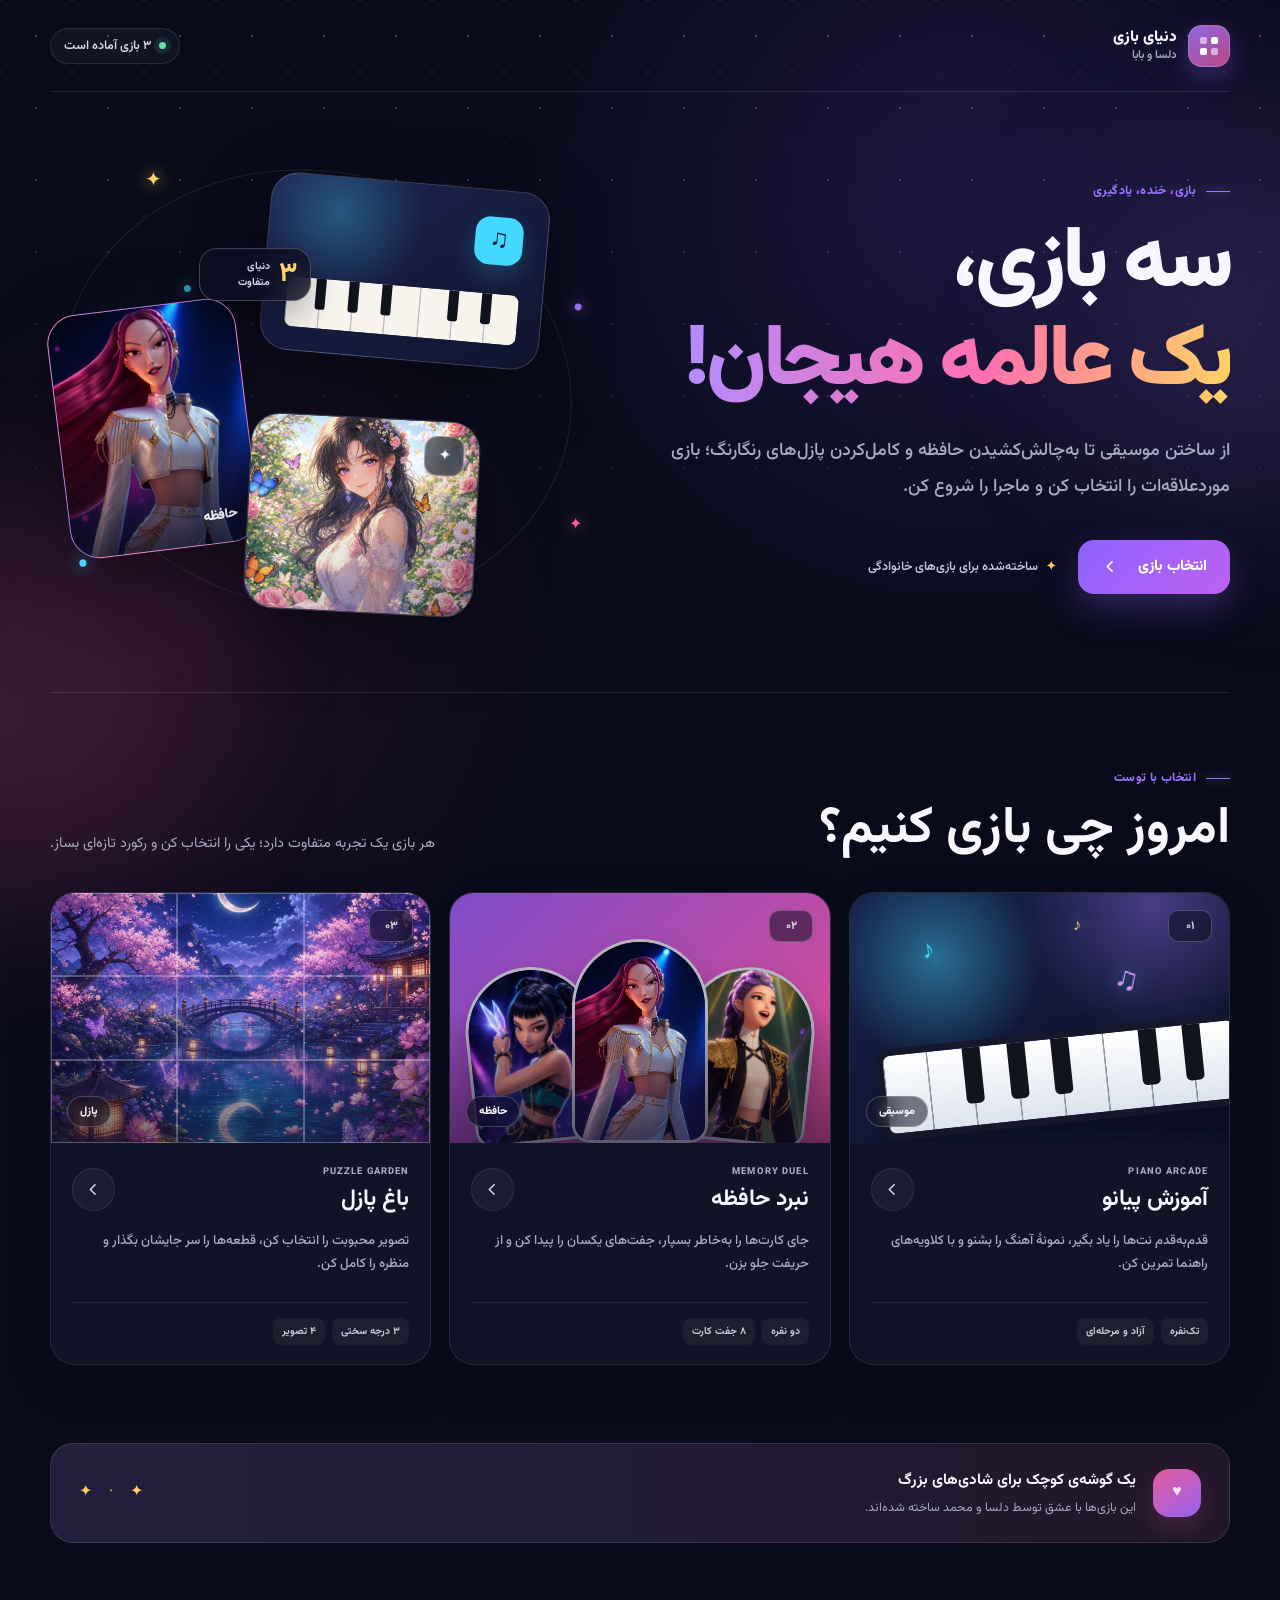
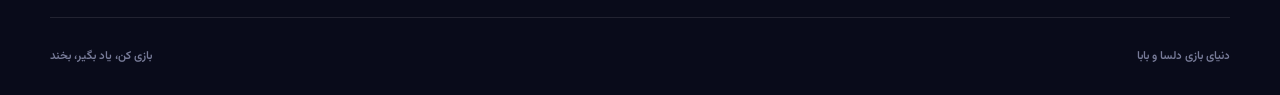
<file: index.html>
<!doctype html>
<html lang="fa" dir="rtl">
  <head>
    <meta charset="UTF-8" />
    <meta name="viewport" content="width=device-width, initial-scale=1.0, viewport-fit=cover" />
    <meta
      name="description"
      content="دنیای بازی دلسا و بابا؛ مجموعه‌ای از بازی‌های پیانو، حافظه و پازل برای لحظه‌های شاد خانوادگی."
    />
    <meta name="theme-color" content="#090b1a" />
    <meta name="mobile-web-app-capable" content="yes" />
    <meta name="apple-mobile-web-app-capable" content="yes" />
    <meta name="apple-mobile-web-app-status-bar-style" content="black-translucent" />
    <meta name="apple-mobile-web-app-title" content="دنیای بازی" />
    <title>دنیای بازی دلسا و بابا</title>
    <link rel="manifest" href="manifest.webmanifest" />
    <link rel="icon" type="image/png" sizes="192x192" href="icons/icon-192.png" />
    <link rel="apple-touch-icon" href="icons/apple-touch-icon.png" />
    <link rel="stylesheet" href="fonts.css" />
    <link rel="stylesheet" href="styles.css" />
    <script src="pwa.js" defer></script>
  </head>

  <body>
    <div class="page-glow glow-one" aria-hidden="true"></div>
    <div class="page-glow glow-two" aria-hidden="true"></div>

    <header class="site-header">
      <a class="brand" href="index.html" aria-label="صفحه اصلی دنیای بازی">
        <span class="brand-mark" aria-hidden="true">
          <span></span>
          <span></span>
          <span></span>
          <span></span>
        </span>
        <span class="brand-copy">
          <strong>دنیای بازی</strong>
          <small>دلسا و بابا</small>
        </span>
      </a>

      <div class="header-note">
        <span class="status-dot" aria-hidden="true"></span>
        <span>۳ بازی آماده است</span>
      </div>
    </header>

    <main>
      <section class="hero" aria-labelledby="hero-title">
        <div class="hero-copy">
          <p class="eyebrow"><span>بازی، خنده، یادگیری</span></p>
          <h1 id="hero-title">
            سه بازی،
            <span>یک عالمه هیجان!</span>
          </h1>
          <p class="hero-description">
            از ساختن موسیقی تا به‌چالش‌کشیدن حافظه و کامل‌کردن پازل‌های رنگارنگ؛ بازی موردعلاقه‌ات را
            انتخاب کن و ماجرا را شروع کن.
          </p>

          <div class="hero-actions">
            <a class="primary-link" href="#games">
              <span>انتخاب بازی</span>
              <svg viewBox="0 0 24 24" aria-hidden="true">
                <path d="m14 6-6 6 6 6" />
              </svg>
            </a>
            <span class="family-note">
              <span aria-hidden="true">✦</span>
              ساخته‌شده برای بازی‌های خانوادگی
            </span>
          </div>
        </div>

        <div class="hero-visual" aria-hidden="true">
          <div class="orbit orbit-large"></div>
          <div class="orbit orbit-small"></div>
          <div class="visual-card visual-piano">
            <span class="visual-icon">♫</span>
            <div class="mini-keys">
              <i></i><i></i><i></i><i></i><i></i><i></i><i></i>
            </div>
          </div>
          <div class="visual-card visual-memory">
            <img src="game2/assets/mira.png" alt="" />
            <span>حافظه</span>
          </div>
          <div class="visual-card visual-puzzle">
            <img src="game3/assets/anime-butterfly-garden.png" alt="" />
            <span class="puzzle-piece">✦</span>
          </div>
          <div class="hero-badge">
            <strong>۳</strong>
            <span>دنیای<br />متفاوت</span>
          </div>
          <span class="spark spark-one">✦</span>
          <span class="spark spark-two">✦</span>
          <span class="spark spark-three">•</span>
        </div>
      </section>

      <section class="games-section" id="games" aria-labelledby="games-title">
        <div class="section-heading">
          <div>
            <p class="eyebrow"><span>انتخاب با توست</span></p>
            <h2 id="games-title">امروز چی بازی کنیم؟</h2>
          </div>
          <p>هر بازی یک تجربه متفاوت دارد؛ یکی را انتخاب کن و رکورد تازه‌ای بساز.</p>
        </div>

        <div class="games-grid">
          <a class="game-card piano-card" href="game1/index.html">
            <div class="card-art piano-art">
              <span class="card-number">۰۱</span>
              <div class="music-lines" aria-hidden="true">
                <i>♪</i>
                <i>♫</i>
                <i>♪</i>
              </div>
              <div class="piano-board" aria-hidden="true">
                <span></span><span></span><span></span><span></span><span></span><span></span
                ><span></span><span></span>
              </div>
              <span class="card-chip">موسیقی</span>
            </div>
            <div class="card-content">
              <div class="card-title-row">
                <div>
                  <p>PIANO ARCADE</p>
                  <h3>آموزش پیانو</h3>
                </div>
                <span class="round-arrow" aria-hidden="true">
                  <svg viewBox="0 0 24 24">
                    <path d="m14 6-6 6 6 6" />
                  </svg>
                </span>
              </div>
              <p class="card-description">
                قدم‌به‌قدم نت‌ها را یاد بگیر، نمونهٔ آهنگ را بشنو و با کلاویه‌های راهنما تمرین کن.
              </p>
              <div class="card-meta">
                <span>تک‌نفره</span>
                <span>آزاد و مرحله‌ای</span>
              </div>
            </div>
          </a>

          <a class="game-card memory-card" href="game2/index.html">
            <div class="card-art memory-art">
              <span class="card-number">۰۲</span>
              <div class="character-stack" aria-hidden="true">
                <div><img src="game2/assets/zumi.png" alt="" /></div>
                <div><img src="game2/assets/mira.png" alt="" /></div>
                <div><img src="game2/assets/rumi.png" alt="" /></div>
              </div>
              <span class="card-chip">حافظه</span>
            </div>
            <div class="card-content">
              <div class="card-title-row">
                <div>
                  <p>MEMORY DUEL</p>
                  <h3>نبرد حافظه</h3>
                </div>
                <span class="round-arrow" aria-hidden="true">
                  <svg viewBox="0 0 24 24">
                    <path d="m14 6-6 6 6 6" />
                  </svg>
                </span>
              </div>
              <p class="card-description">
                جای کارت‌ها را به‌خاطر بسپار، جفت‌های یکسان را پیدا کن و از حریفت جلو بزن.
              </p>
              <div class="card-meta">
                <span>دو نفره</span>
                <span>۸ جفت کارت</span>
              </div>
            </div>
          </a>

          <a class="game-card puzzle-card" href="game3/index.html">
            <div class="card-art puzzle-art">
              <span class="card-number">۰۳</span>
              <img src="game3/assets/moonlit-blossoms.png" alt="" />
              <div class="puzzle-grid" aria-hidden="true">
                <i></i><i></i><i></i><i></i><i></i><i></i><i></i><i></i><i></i>
              </div>
              <span class="card-chip">پازل</span>
            </div>
            <div class="card-content">
              <div class="card-title-row">
                <div>
                  <p>PUZZLE GARDEN</p>
                  <h3>باغ پازل</h3>
                </div>
                <span class="round-arrow" aria-hidden="true">
                  <svg viewBox="0 0 24 24">
                    <path d="m14 6-6 6 6 6" />
                  </svg>
                </span>
              </div>
              <p class="card-description">
                تصویر محبوبت را انتخاب کن، قطعه‌ها را سر جایشان بگذار و منظره را کامل کن.
              </p>
              <div class="card-meta">
                <span>۳ درجه سختی</span>
                <span>۴ تصویر</span>
              </div>
            </div>
          </a>
        </div>
      </section>

      <section class="family-banner" aria-label="درباره مجموعه">
        <div class="banner-icon" aria-hidden="true">♥</div>
        <div>
          <strong>یک گوشه‌ی کوچک برای شادی‌های بزرگ</strong>
          <p>این بازی‌ها با عشق توسط دلسا و محمد ساخته شده‌اند.</p>
        </div>
        <div class="banner-stars" aria-hidden="true">✦ · ✦</div>
      </section>
    </main>

    <footer class="site-footer">
      <span>دنیای بازی دلسا و بابا</span>
      <span>بازی کن، یاد بگیر، بخند</span>
    </footer>
  </body>
</html>
</file>
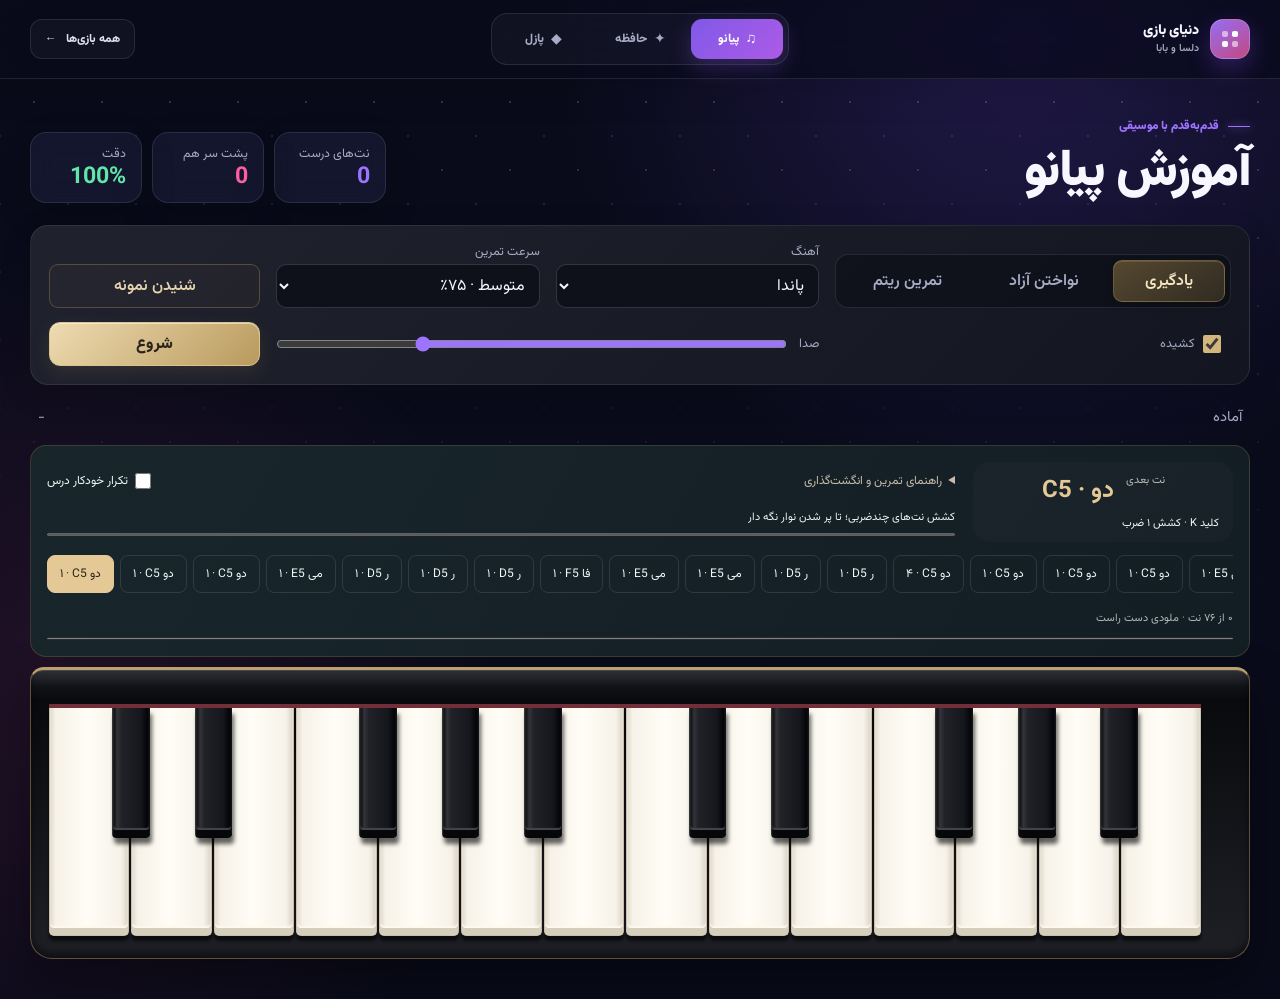
<file: game1/index.html>
<!doctype html>
<html lang="fa" dir="rtl">
  <head>
    <meta charset="UTF-8" />
    <meta name="viewport" content="width=device-width, initial-scale=1.0, viewport-fit=cover" />
    <meta name="theme-color" content="#090b1a" />
    <meta name="mobile-web-app-capable" content="yes" />
    <meta name="apple-mobile-web-app-capable" content="yes" />
    <meta name="apple-mobile-web-app-status-bar-style" content="black-translucent" />
    <meta name="apple-mobile-web-app-title" content="دنیای بازی" />
    <title>آموزش پیانو</title>
    <link rel="manifest" href="../manifest.webmanifest" />
    <link rel="icon" type="image/png" sizes="192x192" href="../icons/icon-192.png" />
    <link rel="apple-touch-icon" href="../icons/apple-touch-icon.png" />
    <link rel="stylesheet" href="../fonts.css" />
    <link rel="stylesheet" href="styles.css" />
    <link rel="stylesheet" href="../game-shell.css" />
    <link rel="stylesheet" href="piano-finish.css" />
    <script src="../pwa.js" defer></script>
  </head>
  <body class="game-page game-piano learning-mode">
    <nav class="game-nav" aria-label="ناوبری بازی‌ها">
      <div class="game-nav-inner">
        <a class="game-brand" href="../index.html" aria-label="دنیای بازی دلسا و بابا">
          <span class="game-brand-mark" aria-hidden="true"><i></i><i></i><i></i><i></i></span>
          <span><strong>دنیای بازی</strong><small>دلسا و بابا</small></span>
        </a>
        <div class="game-switcher">
          <a class="game-switch is-active" href="../game1/index.html" aria-current="page">
            <span aria-hidden="true">♫</span><b>پیانو</b>
          </a>
          <a class="game-switch" href="../game2/index.html">
            <span aria-hidden="true">✦</span><b>حافظه</b>
          </a>
          <a class="game-switch" href="../game3/index.html">
            <span aria-hidden="true">◆</span><b>پازل</b>
          </a>
        </div>
        <a class="all-games-link" href="../index.html#games">
          <span>همه بازی‌ها</span>
          <span aria-hidden="true">←</span>
        </a>
      </div>
    </nav>
    <main class="app-shell">
      <header class="topbar">
        <div class="title-block">
          <span class="kicker">قدم‌به‌قدم با موسیقی</span>
          <h1>آموزش پیانو</h1>
        </div>

        <div class="metrics" aria-label="امتیاز بازی">
          <div class="metric">
            <span>نت‌های درست</span>
            <strong id="score">0</strong>
          </div>
          <div class="metric">
            <span>پشت سر هم</span>
            <strong id="combo">0</strong>
          </div>
          <div class="metric">
            <span>دقت</span>
            <strong id="accuracy">100%</strong>
          </div>
        </div>
      </header>

      <section class="control-strip" aria-label="کنترل‌های بازی">
        <div class="segmented" role="group" aria-label="حالت اجرا">
          <button class="segment is-active" type="button" data-mode="learn">یادگیری</button>
          <button class="segment" type="button" data-mode="free">نواختن آزاد</button>
          <button class="segment" type="button" data-mode="game">تمرین ریتم</button>
        </div>

        <label class="field">
          <span>آهنگ</span>
          <select id="songSelect">
            <option value="panda">پاندا</option>
            <option value="scale">تمرین نت‌ها</option>
            <option value="twinkle">ستاره کوچک</option>
            <option value="ode">تم شادی</option>
          </select>
        </label>

        <label class="field">
          <span>سرعت تمرین</span>
          <select id="tempo"><option value="0.5">آرام · ۵۰٪</option><option value="0.75" selected>متوسط · ۷۵٪</option><option value="1">سرعت اصلی</option></select>
        </label>
        <button class="segment" id="listen" type="button">شنیدن نمونه</button>
        <label class="field slider-field">
          <span>صدا</span>
          <input id="volume" type="range" min="0" max="100" value="72" />
        </label>

        <label class="toggle">
          <input id="sustain" type="checkbox" checked />
          <span>کشیده</span>
        </label>

        <button class="primary-action" id="startGame" type="button">شروع</button>
      </section>

      <section class="lesson-panel" id="lessonPanel" aria-label="درس پیانو">
        <details class="lesson-intro"><summary>راهنمای تمرین و انگشت‌گذاری</summary>
          <p>شروع را بزن و کلاویهٔ روشن را بنواز. نت‌های تک‌ضربی و کوتاه‌تر با یک بار زدن پذیرفته می‌شوند. برای نت‌های چندضربی، کلاویه را تا پر شدن نوار نگه دار؛ درس خودکار به نت بعد می‌رود.</p>
          <p>انگشت‌ها: شست ۱، اشاره ۲، میانی ۳، حلقه ۴، کوچک ۵. مچ را راحت نگه دار. تمرین گام را با شست روی دو آغاز کن؛ بعد از می، شست را روی فا بگذار.</p></details>
        <div class="lesson-focus" aria-live="polite"><span>نت بعدی</span><strong id="nextNote">—</strong><span id="noteHint">برای آغاز، شروع را بزن</span></div>
        <label class="lesson-repeat"><input type="checkbox" id="repeatLesson" /> تکرار خودکار درس</label>
        <label class="hold-guide">کشش نت‌های چندضربی؛ تا پر شدن نوار نگه دار
          <progress id="holdProgress" max="1" value="0" aria-label="مدت نگه‌داشتن نت"></progress>
        </label>
        <progress id="lessonProgress" max="1" value="0" aria-label="پیشرفت درس"></progress>
        <p id="lessonSummary"></p>
        <div id="noteSequence" class="note-sequence" aria-label="نت‌های آهنگ"></div>
      </section>
      <section class="play-area" aria-label="صفحه بازی">
        <div class="stage-shell">
          <canvas id="noteCanvas" width="1320" height="560" aria-label="نت‌های بازی"></canvas>
          <div class="hit-line" aria-hidden="true"></div>
        </div>

        <div class="status-row" aria-live="polite">
          <span id="statusText">آماده</span>
          <span id="lastHit">-</span>
        </div>

        <div class="piano-wrap">
          <div class="keyboard" id="keyboard" aria-label="کلاویه‌های پیانو"></div>
        </div>
      </section>
    </main>

    <script src="app.js"></script>
  </body>
</html>
</file>
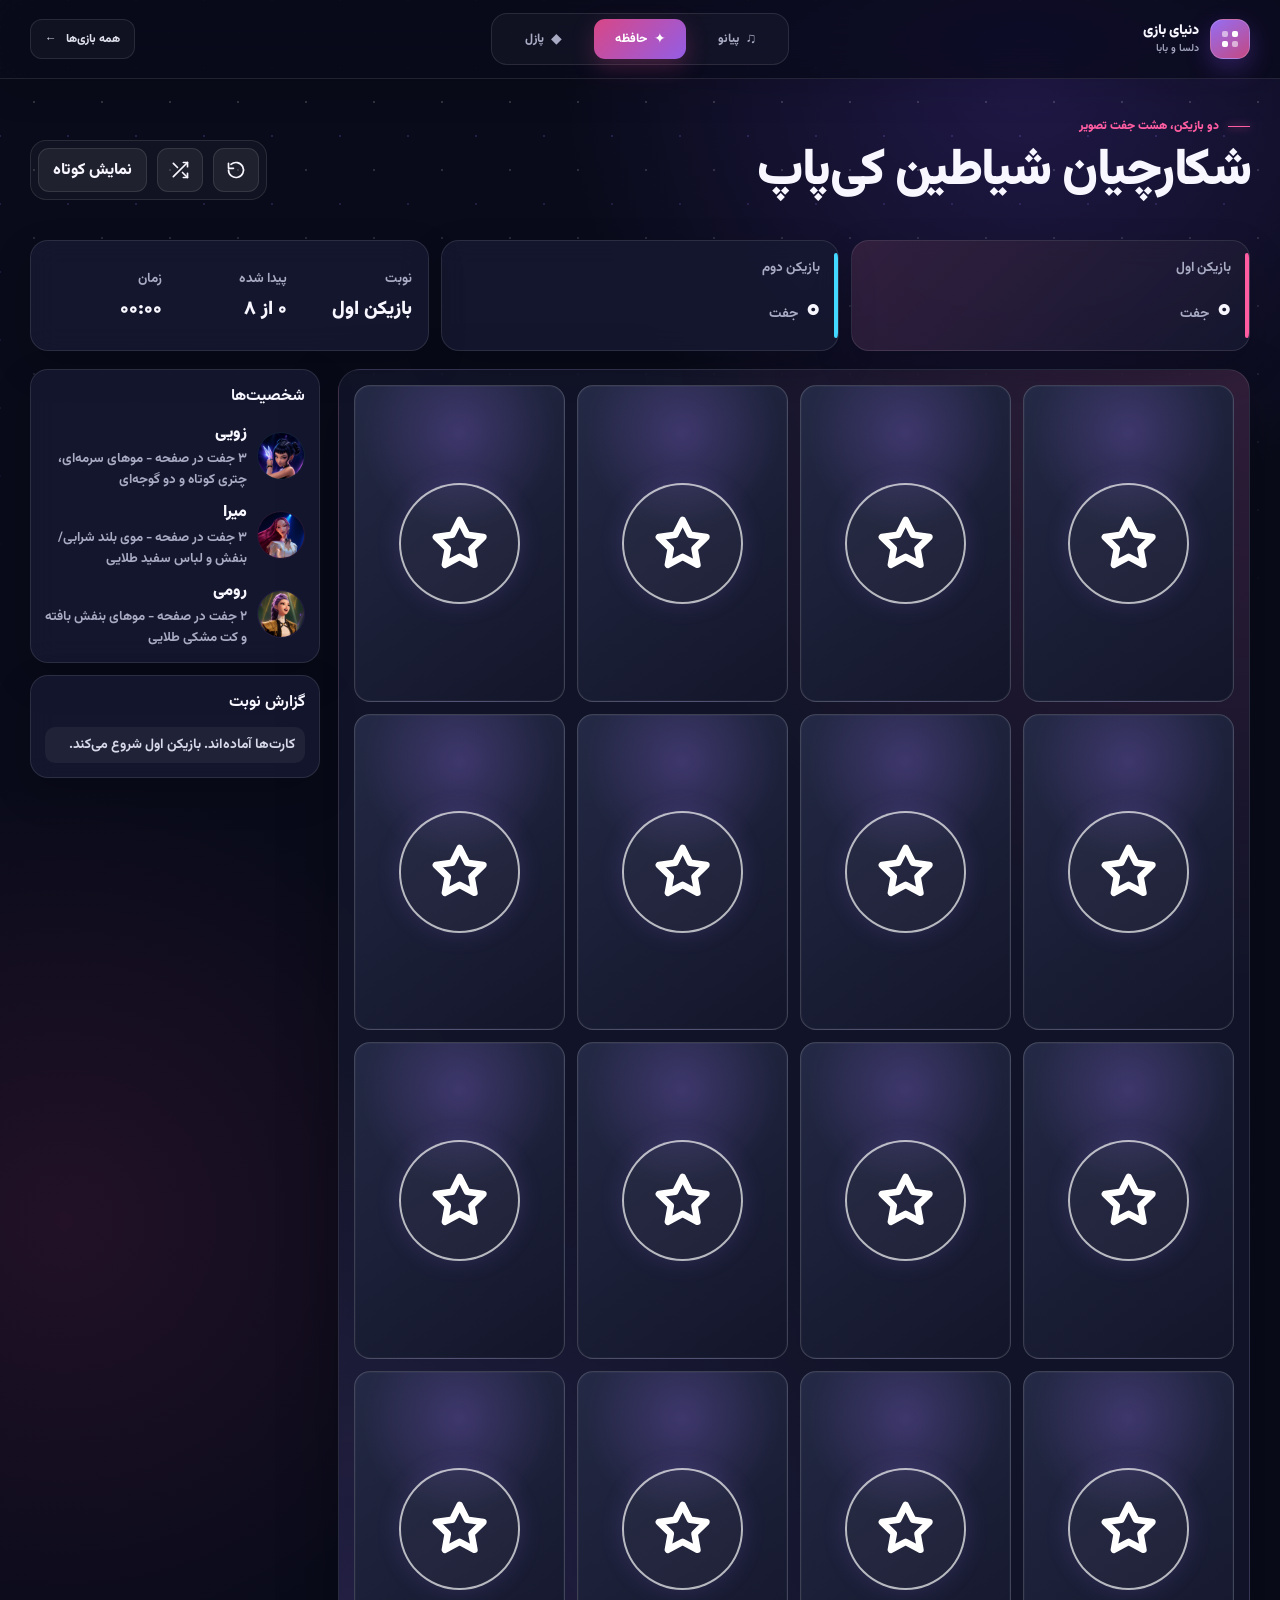
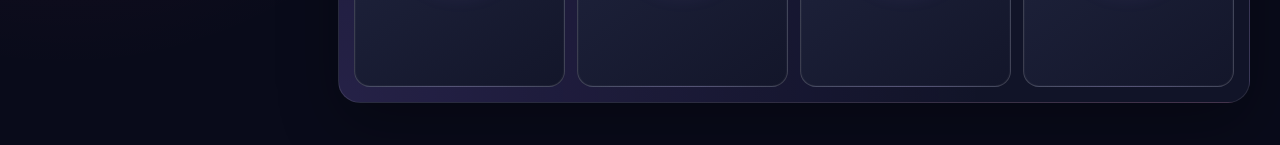
<file: game2/index.html>
<!doctype html>
<html lang="fa" dir="rtl">

<head>
  <meta charset="UTF-8" />
  <meta name="viewport" content="width=device-width, initial-scale=1.0, viewport-fit=cover" />
  <meta name="theme-color" content="#090b1a" />
  <meta name="mobile-web-app-capable" content="yes" />
  <meta name="apple-mobile-web-app-capable" content="yes" />
  <meta name="apple-mobile-web-app-status-bar-style" content="black-translucent" />
  <meta name="apple-mobile-web-app-title" content="دنیای بازی" />
  <title>بازی حافظه شکارچیان شیاطین کی‌پاپ</title>
  <link rel="manifest" href="../manifest.webmanifest" />
  <link rel="icon" type="image/png" sizes="192x192" href="../icons/icon-192.png" />
  <link rel="apple-touch-icon" href="../icons/apple-touch-icon.png" />
  <link rel="stylesheet" href="../fonts.css" />
  <style>
    :root {
      --ink: #18202a;
      --muted: #667085;
      --paper: #fffaf1;
      --panel: #ffffff;
      --line: #d9dee7;
      --rose: #ef476f;
      --violet: #6f4cc3;
      --aqua: #00a6a6;
      --gold: #f6c85f;
      --green: #2aa876;
      --shadow: 0 18px 45px rgba(24, 32, 42, 0.16);
    }

    * {
      box-sizing: border-box;
    }

    body {
      margin: 0;
      min-height: 100vh;
      color: var(--ink);
      font-family:
        Vazirmatn,
        "Segoe UI",
        Tahoma,
        Arial,
        sans-serif;
      background:
        linear-gradient(135deg, rgba(246, 200, 95, 0.22), transparent 36%),
        linear-gradient(315deg, rgba(0, 166, 166, 0.18), transparent 34%),
        var(--paper);
    }

    button {
      font: inherit;
    }

    .app {
      width: min(1180px, calc(100% - 32px));
      min-height: 100vh;
      margin: 0 auto;
      padding: 24px 0 34px;
      display: grid;
      grid-template-rows: auto auto 1fr;
      gap: 18px;
    }

    .topbar {
      display: grid;
      grid-template-columns: 1fr auto;
      gap: 16px;
      align-items: end;
    }

    .title-block {
      min-width: 0;
    }

    .eyebrow {
      margin: 0 0 8px;
      color: var(--violet);
      font-size: clamp(0.82rem, 1.7vw, 0.95rem);
      font-weight: 800;
    }

    h1 {
      margin: 0;
      font-size: clamp(1.6rem, 4vw, 3.2rem);
      line-height: 1.1;
      letter-spacing: 0;
    }

    .toolbar {
      display: flex;
      gap: 10px;
      align-items: center;
      justify-content: flex-end;
      flex-wrap: wrap;
    }

    .icon-button,
    .home-button,
    .mode-button {
      min-height: 44px;
      border: 1px solid var(--line);
      border-radius: 8px;
      background: var(--panel);
      color: var(--ink);
      box-shadow: 0 8px 20px rgba(24, 32, 42, 0.08);
      cursor: pointer;
      transition:
        transform 160ms ease,
        border-color 160ms ease,
        box-shadow 160ms ease;
    }

    .icon-button {
      width: 46px;
      display: inline-grid;
      place-items: center;
    }

    .home-button {
      display: inline-flex;
      align-items: center;
      gap: 7px;
      padding: 0 13px;
      color: var(--violet);
      font-size: 0.82rem;
      font-weight: 900;
      text-decoration: none;
    }

    .mode-button {
      padding: 0 14px;
      font-weight: 800;
    }

    .icon-button:hover,
    .home-button:hover,
    .mode-button:hover {
      transform: translateY(-1px);
      border-color: #aeb7c6;
      box-shadow: 0 12px 26px rgba(24, 32, 42, 0.12);
    }

    .icon-button svg {
      width: 20px;
      height: 20px;
      stroke: currentColor;
      stroke-width: 2;
      fill: none;
      stroke-linecap: round;
      stroke-linejoin: round;
    }

    .score-strip {
      display: grid;
      grid-template-columns: repeat(3, minmax(0, 1fr));
      gap: 12px;
    }

    .score-card,
    .status-card {
      background: rgba(255, 255, 255, 0.82);
      border: 1px solid var(--line);
      border-radius: 8px;
      box-shadow: 0 12px 32px rgba(24, 32, 42, 0.08);
      min-width: 0;
    }

    .score-card {
      padding: 14px 16px;
      position: relative;
      overflow: hidden;
    }

    .score-card::before {
      content: "";
      position: absolute;
      inset-block: 0;
      inset-inline-start: 0;
      width: 6px;
      background: var(--player-color);
    }

    .score-card.is-active {
      border-color: var(--player-color);
      box-shadow: 0 14px 34px color-mix(in srgb, var(--player-color) 22%, transparent);
    }

    .score-label,
    .meta-label {
      display: block;
      color: var(--muted);
      font-size: 0.84rem;
      font-weight: 700;
    }

    .score-value {
      display: flex;
      align-items: baseline;
      gap: 8px;
      margin-top: 6px;
      font-weight: 900;
      font-size: clamp(1.35rem, 3vw, 2rem);
    }

    .score-value span:last-child {
      color: var(--muted);
      font-size: 0.86rem;
      font-weight: 700;
    }

    .status-card {
      padding: 14px 16px;
      display: grid;
      grid-template-columns: repeat(3, minmax(0, 1fr));
      gap: 10px;
      align-items: center;
    }

    .meta-value {
      display: block;
      margin-top: 5px;
      font-weight: 900;
      font-size: clamp(1rem, 2vw, 1.2rem);
      white-space: nowrap;
    }

    .game-shell {
      display: grid;
      grid-template-columns: minmax(0, 1fr) 290px;
      gap: 18px;
      align-items: start;
    }

    .board-wrap {
      padding: 14px;
      background:
        linear-gradient(135deg, rgba(239, 71, 111, 0.12), transparent 32%),
        linear-gradient(315deg, rgba(111, 76, 195, 0.12), transparent 28%),
        rgba(255, 255, 255, 0.74);
      border: 1px solid var(--line);
      border-radius: 8px;
      box-shadow: var(--shadow);
    }

    .board {
      width: min(920px, 100%);
      margin: 0 auto;
      display: grid;
      grid-template-columns: repeat(4, minmax(0, 1fr));
      gap: 12px;
    }

    .card {
      position: relative;
      display: block;
      width: 100%;
      aspect-ratio: 2 / 3;
      padding: 0;
      border: 0;
      border-radius: 8px;
      background: transparent;
      perspective: 900px;
      cursor: pointer;
    }

    .card:disabled {
      cursor: default;
    }

    .card:focus-visible {
      outline: 3px solid var(--gold);
      outline-offset: 4px;
    }

    .card-inner {
      position: absolute;
      inset: 0;
      border-radius: 8px;
      transform-style: preserve-3d;
      transition: transform 320ms ease;
    }

    .card.is-flipped .card-inner,
    .card.is-matched .card-inner {
      transform: rotateY(180deg);
    }

    .card-face {
      position: absolute;
      inset: 0;
      display: grid;
      place-items: center;
      overflow: hidden;
      border-radius: 8px;
      backface-visibility: hidden;
      border: 1px solid rgba(24, 32, 42, 0.18);
    }

    .card-back {
      background:
        linear-gradient(135deg, rgba(24, 32, 42, 0.88), rgba(24, 32, 42, 0.68)),
        repeating-linear-gradient(45deg, rgba(255, 255, 255, 0.08) 0 8px, transparent 8px 16px);
      color: #fff;
    }

    .card-mark {
      width: 58%;
      aspect-ratio: 1;
      display: grid;
      place-items: center;
      border: 2px solid rgba(255, 255, 255, 0.8);
      border-radius: 50%;
    }

    .card-mark svg {
      width: 54%;
      height: 54%;
      stroke: #fff;
      stroke-width: 2.5;
      fill: none;
      stroke-linecap: round;
      stroke-linejoin: round;
    }

    .card-front {
      transform: rotateY(180deg);
      background: #111722;
    }

    .card-front svg {
      display: block;
      width: 100%;
      height: 100%;
    }

    .card-photo {
      display: block;
      width: 100%;
      height: 100%;
      object-fit: cover;
    }

    .card-title {
      position: absolute;
      inset-inline: 10px;
      inset-block-end: 10px;
      min-height: 34px;
      display: grid;
      place-items: center;
      padding: 5px 10px;
      border-radius: 8px;
      background: rgba(17, 23, 34, 0.78);
      color: #fff;
      font-size: 0.86rem;
      font-weight: 900;
      line-height: 1.35;
      text-align: center;
      backdrop-filter: blur(8px);
    }

    .card.is-matched .card-front {
      border-color: var(--green);
      box-shadow: inset 0 0 0 4px rgba(42, 168, 118, 0.28);
    }

    .side-panel {
      display: grid;
      gap: 12px;
    }

    .panel {
      padding: 14px;
      border: 1px solid var(--line);
      border-radius: 8px;
      background: rgba(255, 255, 255, 0.86);
      box-shadow: 0 12px 30px rgba(24, 32, 42, 0.08);
    }

    .panel h2 {
      margin: 0 0 12px;
      font-size: 1rem;
    }

    .characters {
      display: grid;
      gap: 10px;
    }

    .character-row {
      min-width: 0;
      display: grid;
      grid-template-columns: 48px minmax(0, 1fr);
      gap: 10px;
      align-items: center;
    }

    .mini {
      width: 48px;
      height: 48px;
      border-radius: 50%;
      display: grid;
      place-items: center;
      border: 1px solid rgba(24, 32, 42, 0.12);
      background: var(--mini-bg);
      overflow: hidden;
    }

    .mini svg,
    .mini img {
      width: 100%;
      height: 100%;
    }

    .mini img {
      object-fit: cover;
    }

    .character-name {
      display: block;
      font-weight: 900;
    }

    .character-count {
      display: block;
      margin-top: 2px;
      color: var(--muted);
      font-size: 0.83rem;
      font-weight: 700;
    }

    .log {
      display: grid;
      gap: 8px;
    }

    .log-line {
      min-height: 34px;
      padding: 8px 10px;
      border-radius: 7px;
      background: rgba(24, 32, 42, 0.06);
      color: #344054;
      font-size: 0.86rem;
      font-weight: 700;
      line-height: 1.45;
    }

    .winner {
      display: none;
      position: fixed;
      inset: 0;
      z-index: 20;
      place-items: center;
      padding: 22px;
      background: rgba(24, 32, 42, 0.46);
    }

    .winner.is-open {
      display: grid;
    }

    .winner-box {
      width: min(430px, 100%);
      padding: 22px;
      border-radius: 8px;
      border: 1px solid rgba(255, 255, 255, 0.5);
      background: #fff;
      box-shadow: var(--shadow);
      text-align: center;
    }

    .winner-box h2 {
      margin: 0 0 10px;
      font-size: clamp(1.45rem, 5vw, 2.2rem);
    }

    .winner-box p {
      margin: 0 0 18px;
      color: var(--muted);
      font-weight: 700;
      line-height: 1.7;
    }

    .primary-button {
      min-height: 44px;
      padding: 0 18px;
      border: 0;
      border-radius: 8px;
      background: var(--ink);
      color: #fff;
      font-weight: 900;
      cursor: pointer;
    }

    @media (max-width: 980px) {

      .topbar,
      .game-shell {
        grid-template-columns: 1fr;
      }

      .toolbar {
        justify-content: flex-start;
      }

      .side-panel {
        grid-template-columns: repeat(2, minmax(0, 1fr));
      }
    }

    /* Touch-friendly optimizations */
    @media (any-pointer: coarse) {

      button,
      a,
      [role="button"],
      input,
      select {
        min-height: 44px;
        touch-action: manipulation;
      }

      input,
      select {
        font-size: 16px;
      }
    }

    @media (max-width: 720px) {
      .app {
        width: min(100% - 20px, 620px);
        padding-top: 14px;
      }

      .score-strip,
      .status-card,
      .side-panel {
        grid-template-columns: 1fr;
      }

      .board {
        gap: 8px;
      }

      .card-title {
        inset-inline: 5px;
        inset-block-end: 5px;
        min-height: 30px;
        padding: 4px 5px;
        font-size: 0.72rem;
      }

      .board-wrap {
        padding: 10px;
      }
    }

    @media (prefers-reduced-motion: reduce) {

      *,
      *::before,
      *::after {
        scroll-behavior: auto !important;
        transition-duration: 0.01ms !important;
        animation-duration: 0.01ms !important;
        animation-iteration-count: 1 !important;
      }
    }
  </style>
  <link rel="stylesheet" href="../game-shell.css" />
  <script src="../pwa.js" defer></script>
</head>

<body class="game-page game-memory">
  <nav class="game-nav" aria-label="ناوبری بازی‌ها">
    <div class="game-nav-inner">
      <a class="game-brand" href="../index.html" aria-label="دنیای بازی دلسا و بابا">
        <span class="game-brand-mark" aria-hidden="true"><i></i><i></i><i></i><i></i></span>
        <span><strong>دنیای بازی</strong><small>دلسا و بابا</small></span>
      </a>
      <div class="game-switcher">
        <a class="game-switch" href="../game1/index.html">
          <span aria-hidden="true">♫</span><b>پیانو</b>
        </a>
        <a class="game-switch is-active" href="../game2/index.html" aria-current="page">
          <span aria-hidden="true">✦</span><b>حافظه</b>
        </a>
        <a class="game-switch" href="../game3/index.html">
          <span aria-hidden="true">◆</span><b>پازل</b>
        </a>
      </div>
      <a class="all-games-link" href="../index.html#games">
        <span>همه بازی‌ها</span>
        <span aria-hidden="true">←</span>
      </a>
    </div>
  </nav>
  <main class="app">
    <header class="topbar">
      <div class="title-block">
        <p class="eyebrow">دو بازیکن، هشت جفت تصویر</p>
        <h1>شکارچیان شیاطین کی‌پاپ</h1>
      </div>
      <div class="toolbar" aria-label="کنترل بازی">
        <button class="icon-button" id="restartButton" type="button" title="شروع دوباره" aria-label="شروع دوباره">
          <svg viewBox="0 0 24 24" aria-hidden="true">
            <path d="M3 12a9 9 0 1 0 3-6.7" />
            <path d="M3 4v6h6" />
          </svg>
        </button>
        <button class="icon-button" id="shuffleButton" type="button" title="بر زدن کارت‌ها" aria-label="بر زدن کارت‌ها">
          <svg viewBox="0 0 24 24" aria-hidden="true">
            <path d="M16 3h5v5" />
            <path d="M4 20 21 3" />
            <path d="M21 16v5h-5" />
            <path d="M15 15 21 21" />
            <path d="M4 4l5 5" />
          </svg>
        </button>
        <button class="mode-button" id="peekButton" type="button">نمایش کوتاه</button>
      </div>
    </header>

    <section class="score-strip" aria-label="تابلوی امتیاز">
      <article class="score-card is-active" id="playerOneCard" style="--player-color: var(--rose)">
        <span class="score-label">بازیکن اول</span>
        <strong class="score-value"><span id="scoreOne">۰</span><span>جفت</span></strong>
      </article>
      <article class="score-card" id="playerTwoCard" style="--player-color: var(--aqua)">
        <span class="score-label">بازیکن دوم</span>
        <strong class="score-value"><span id="scoreTwo">۰</span><span>جفت</span></strong>
      </article>
      <article class="status-card">
        <div>
          <span class="meta-label">نوبت</span>
          <strong class="meta-value" id="turnText">بازیکن اول</strong>
        </div>
        <div>
          <span class="meta-label">پیدا شده</span>
          <strong class="meta-value" id="matchText">۰ از ۸</strong>
        </div>
        <div>
          <span class="meta-label">زمان</span>
          <strong class="meta-value" id="timeText">۰۰:۰۰</strong>
        </div>
      </article>
    </section>

    <section class="game-shell">
      <div class="board-wrap">
        <div class="board" id="board" aria-label="صفحه کارت‌های حافظه"></div>
      </div>

      <aside class="side-panel" aria-label="وضعیت بازی">
        <section class="panel">
          <h2>شخصیت‌ها</h2>
          <div class="characters" id="characterList"></div>
        </section>
        <section class="panel">
          <h2>گزارش نوبت</h2>
          <div class="log" id="log" aria-live="polite"></div>
        </section>
      </aside>
    </section>
  </main>

  <div class="winner" id="winnerModal" role="dialog" aria-modal="true" aria-labelledby="winnerTitle">
    <div class="winner-box">
      <h2 id="winnerTitle">پایان بازی</h2>
      <p id="winnerMessage"></p>
      <button class="primary-button" id="playAgainButton" type="button">شروع بازی تازه</button>
    </div>
  </div>

  <script>
    const formatFa = new Intl.NumberFormat("fa-IR");
    const board = document.querySelector("#board");
    const scoreOne = document.querySelector("#scoreOne");
    const scoreTwo = document.querySelector("#scoreTwo");
    const turnText = document.querySelector("#turnText");
    const matchText = document.querySelector("#matchText");
    const timeText = document.querySelector("#timeText");
    const playerOneCard = document.querySelector("#playerOneCard");
    const playerTwoCard = document.querySelector("#playerTwoCard");
    const log = document.querySelector("#log");
    const winnerModal = document.querySelector("#winnerModal");
    const winnerTitle = document.querySelector("#winnerTitle");
    const winnerMessage = document.querySelector("#winnerMessage");

    const characters = {
      zumi: {
        name: "زویی",
        role: "موهای سرمه‌ای، چتری کوتاه و دو گوجه‌ای",
        image: "assets/zumi.png",
        main: "#0d617a",
        accent: "#86ecff",
        hair: "#111c33",
        hair2: "#273f67",
        skin: "#f2c2a9",
      },
      mira: {
        name: "میرا",
        role: "موی بلند شرابی/بنفش و لباس سفید طلایی",
        image: "assets/mira.png",
        main: "#a52272",
        accent: "#f6c85f",
        hair: "#761747",
        hair2: "#d4479e",
        skin: "#f2c2a9",
      },
      rumi: {
        name: "رومی",
        role: "موهای بنفش بافته و کت مشکی طلایی",
        image: "assets/rumi.png",
        main: "#7d4bd2",
        accent: "#f6c85f",
        hair: "#7f3fb9",
        hair2: "#c16be6",
        skin: "#ffd2b8",
      },
    };

    const deckSource = [
      { id: "zumi-dagger", character: "zumi", label: "زویی خنجر نورانی" },
      { id: "zumi-navy", character: "zumi", label: "زویی سایه سرمه‌ای" },
      { id: "zumi-beat", character: "zumi", label: "زویی ضرب‌آهنگ شب" },
      { id: "mira-wave", character: "mira", label: "میرا موج بنفش" },
      { id: "mira-gold", character: "mira", label: "میرا زره طلایی" },
      { id: "mira-stage", character: "mira", label: "میرا نگاه صحنه" },
      { id: "rumi-song", character: "rumi", label: "رومی آواز بنفش" },
      { id: "rumi-gold", character: "rumi", label: "رومی کت طلایی" },
    ];

    let cards = [];
    let opened = [];
    let currentPlayer = 0;
    let scores = [0, 0];
    let matchedPairs = 0;
    let locked = false;
    let startedAt = null;
    let timerId = null;
    let logLines = [];

    function toFa(value) {
      return formatFa.format(value);
    }

    function padFa(value) {
      return toFa(value).padStart(2, "۰");
    }

    function shuffle(items) {
      const array = [...items];
      for (let i = array.length - 1; i > 0; i -= 1) {
        const j = Math.floor(Math.random() * (i + 1));
        [array[i], array[j]] = [array[j], array[i]];
      }
      return array;
    }

    function cardBackIcon() {
      return `
          <svg viewBox="0 0 24 24" aria-hidden="true">
            <path d="M12 3l2.8 5.6L21 9.5l-4.5 4.4 1.1 6.1L12 17l-5.6 3 1.1-6.1L3 9.5l6.2-.9z" />
          </svg>
        `;
    }

    function createDeck() {
      return shuffle(
        deckSource.flatMap((item) => [
          { ...item, uid: `${item.id}-a` },
          { ...item, uid: `${item.id}-b` },
        ]),
      );
    }

    function renderBoard() {
      board.innerHTML = cards
        .map((card, index) => {
          const character = characters[card.character];
          return `
              <button class="card" type="button" data-index="${index}" aria-label="کارت بسته">
                <span class="card-inner">
                  <span class="card-face card-back">
                    <span class="card-mark">${cardBackIcon()}</span>
                  </span>
                  <span class="card-face card-front">
                    <img class="card-photo" src="${character.image}" alt="${card.label}" />
                    <span class="card-title">${card.label}</span>
                  </span>
                </span>
              </button>
            `;
        })
        .join("");
    }

    function renderCharacters() {
      const counts = deckSource.reduce((acc, item) => {
        acc[item.character] = (acc[item.character] || 0) + 1;
        return acc;
      }, {});

      document.querySelector("#characterList").innerHTML = Object.entries(characters)
        .map(([key, character]) => {
          const sample = deckSource.find((item) => item.character === key);
          return `
              <div class="character-row">
                <span class="mini" style="--mini-bg: ${character.main}22">
                  <img src="${character.image}" alt="${sample.label}" />
                </span>
                <span>
                  <span class="character-name">${character.name}</span>
                  <span class="character-count">${toFa(counts[key])} جفت در صفحه - ${character.role}</span>
                </span>
              </div>
            `;
        })
        .join("");
    }

    function renderLog() {
      log.innerHTML = logLines
        .slice(0, 4)
        .map((line) => `<div class="log-line">${line}</div>`)
        .join("");
    }

    function addLog(line) {
      logLines = [line, ...logLines].slice(0, 4);
      renderLog();
    }

    function updateStats() {
      scoreOne.textContent = toFa(scores[0]);
      scoreTwo.textContent = toFa(scores[1]);
      turnText.textContent = currentPlayer === 0 ? "بازیکن اول" : "بازیکن دوم";
      matchText.textContent = `${toFa(matchedPairs)} از ${toFa(deckSource.length)}`;
      playerOneCard.classList.toggle("is-active", currentPlayer === 0);
      playerTwoCard.classList.toggle("is-active", currentPlayer === 1);
    }

    function startTimer() {
      if (timerId) return;
      startedAt = Date.now();
      timerId = window.setInterval(() => {
        const elapsed = Math.floor((Date.now() - startedAt) / 1000);
        const minutes = Math.floor(elapsed / 60);
        const seconds = elapsed % 60;
        timeText.textContent = `${padFa(minutes)}:${padFa(seconds)}`;
      }, 500);
    }

    function stopTimer() {
      window.clearInterval(timerId);
      timerId = null;
    }

    function setCardOpen(cardButton, cardData, open) {
      cardButton.classList.toggle("is-flipped", open);
      cardButton.setAttribute("aria-label", open ? cardData.label : "کارت بسته");
    }

    function handleCardClick(event) {
      const button = event.target.closest(".card");
      if (!button || locked) return;

      startTimer();

      const index = Number(button.dataset.index);
      const card = cards[index];
      if (card.matched || opened.some((item) => item.index === index)) return;

      setCardOpen(button, card, true);
      opened.push({ index, button, card });

      if (opened.length === 2) {
        checkPair();
      }
    }

    function checkPair() {
      locked = true;
      const [first, second] = opened;

      if (first.card.id === second.card.id) {
        window.setTimeout(() => {
          first.card.matched = true;
          second.card.matched = true;
          first.button.classList.add("is-matched");
          second.button.classList.add("is-matched");
          first.button.disabled = true;
          second.button.disabled = true;
          scores[currentPlayer] += 1;
          matchedPairs += 1;
          addLog(`${currentPlayer === 0 ? "بازیکن اول" : "بازیکن دوم"} جفت ${first.card.label} را پیدا کرد.`);
          opened = [];
          locked = false;
          updateStats();
          if (matchedPairs === deckSource.length) finishGame();
        }, 360);
        return;
      }

      window.setTimeout(() => {
        setCardOpen(first.button, first.card, false);
        setCardOpen(second.button, second.card, false);
        currentPlayer = currentPlayer === 0 ? 1 : 0;
        addLog(`جفت نبود؛ حالا نوبت ${currentPlayer === 0 ? "بازیکن اول" : "بازیکن دوم"} است.`);
        opened = [];
        locked = false;
        updateStats();
      }, 820);
    }

    function finishGame() {
      stopTimer();
      const [first, second] = scores;
      const winner =
        first === second ? "بازی مساوی شد" : first > second ? "بازیکن اول برنده شد" : "بازیکن دوم برنده شد";
      winnerTitle.textContent = winner;
      winnerMessage.textContent = `نتیجه نهایی: بازیکن اول ${toFa(first)} جفت، بازیکن دوم ${toFa(second)} جفت. زمان ${timeText.textContent}.`;
      winnerModal.classList.add("is-open");
    }

    function resetGame({ keepOrder = false } = {}) {
      stopTimer();
      cards = keepOrder ? cards.map((card) => ({ ...card, matched: false })) : createDeck();
      opened = [];
      currentPlayer = 0;
      scores = [0, 0];
      matchedPairs = 0;
      locked = false;
      startedAt = null;
      timeText.textContent = "۰۰:۰۰";
      winnerModal.classList.remove("is-open");
      logLines = ["کارت‌ها آماده‌اند. بازیکن اول شروع می‌کند."];
      renderBoard();
      renderLog();
      updateStats();
    }

    function peekCards() {
      if (locked) return;
      startTimer();
      locked = true;
      const buttons = [...board.querySelectorAll(".card:not(.is-matched)")];
      buttons.forEach((button) => {
        const card = cards[Number(button.dataset.index)];
        setCardOpen(button, card, true);
      });
      window.setTimeout(() => {
        buttons.forEach((button) => {
          const card = cards[Number(button.dataset.index)];
          if (!card.matched && !opened.some((item) => item.index === Number(button.dataset.index))) {
            setCardOpen(button, card, false);
          }
        });
        locked = false;
      }, 1200);
    }

    board.addEventListener("click", handleCardClick);
    document.querySelector("#restartButton").addEventListener("click", () => resetGame({ keepOrder: true }));
    document.querySelector("#shuffleButton").addEventListener("click", () => resetGame());
    document.querySelector("#peekButton").addEventListener("click", peekCards);
    document.querySelector("#playAgainButton").addEventListener("click", () => resetGame());

    renderCharacters();
    resetGame();
  </script>
</body>

</html>
</file>
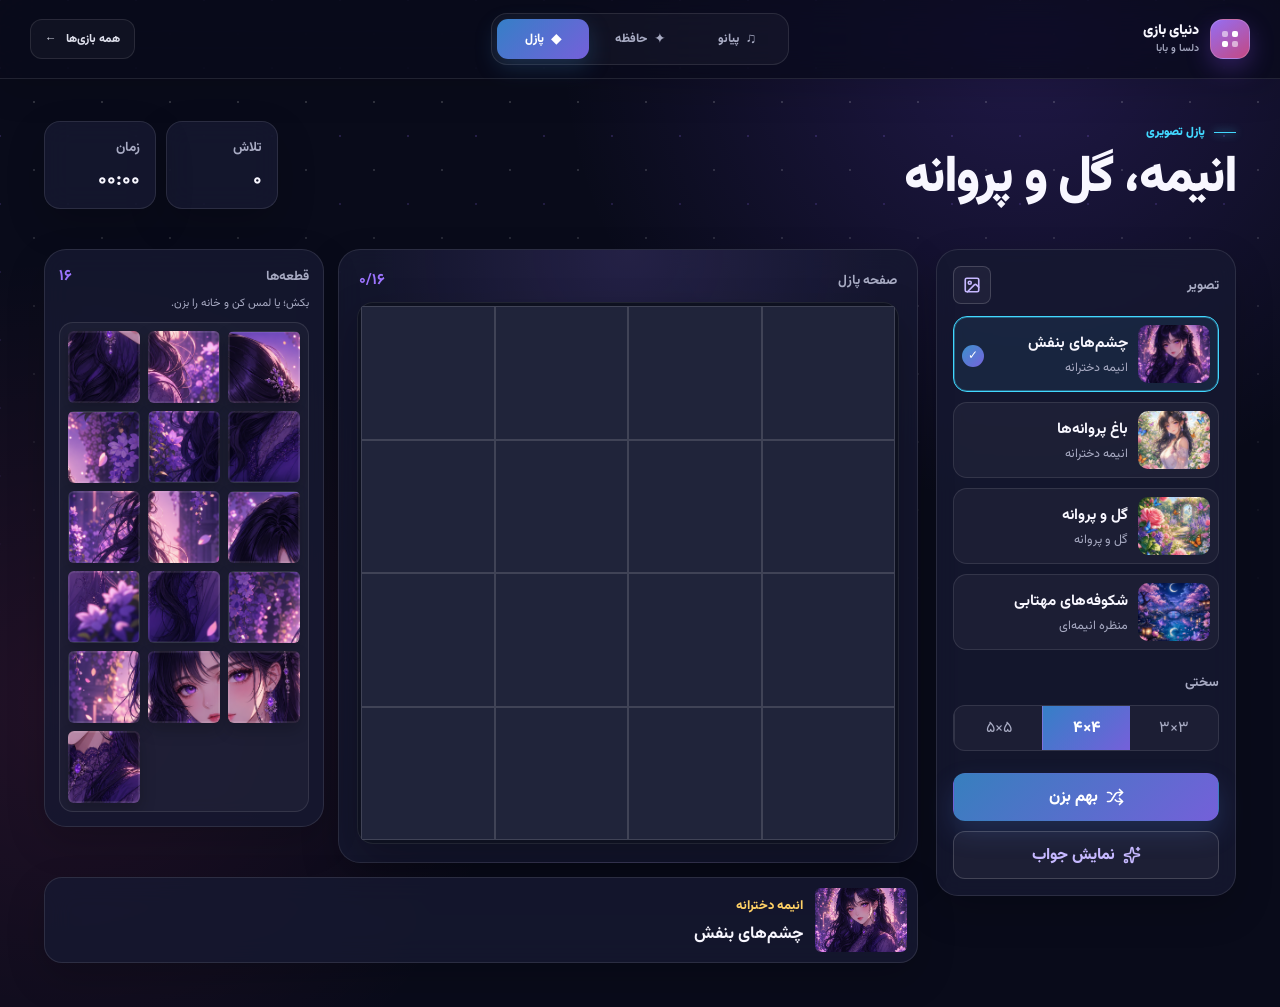
<file: game3/index.html>
<!doctype html>
<html lang="fa" dir="rtl">
  <head>
    <meta charset="UTF-8" />
    <meta name="viewport" content="width=device-width, initial-scale=1.0, viewport-fit=cover" />
    <meta name="theme-color" content="#090b1a" />
    <meta name="mobile-web-app-capable" content="yes" />
    <meta name="apple-mobile-web-app-capable" content="yes" />
    <meta name="apple-mobile-web-app-status-bar-style" content="black-translucent" />
    <meta name="apple-mobile-web-app-title" content="دنیای بازی" />
    <title>پازل انیمه‌ای</title>
    <link rel="manifest" href="../manifest.webmanifest" />
    <link rel="icon" type="image/png" sizes="192x192" href="../icons/icon-192.png" />
    <link rel="apple-touch-icon" href="../icons/apple-touch-icon.png" />
    <link rel="stylesheet" href="../fonts.css" />
    <link rel="stylesheet" href="styles.css" />
    <link rel="stylesheet" href="../game-shell.css" />
    <script src="../pwa.js" defer></script>
  </head>
  <body class="game-page game-puzzle">
    <nav class="game-nav" aria-label="ناوبری بازی‌ها">
      <div class="game-nav-inner">
        <a class="game-brand" href="../index.html" aria-label="دنیای بازی دلسا و بابا">
          <span class="game-brand-mark" aria-hidden="true"><i></i><i></i><i></i><i></i></span>
          <span><strong>دنیای بازی</strong><small>دلسا و بابا</small></span>
        </a>
        <div class="game-switcher">
          <a class="game-switch" href="../game1/index.html">
            <span aria-hidden="true">♫</span><b>پیانو</b>
          </a>
          <a class="game-switch" href="../game2/index.html">
            <span aria-hidden="true">✦</span><b>حافظه</b>
          </a>
          <a class="game-switch is-active" href="../game3/index.html" aria-current="page">
            <span aria-hidden="true">◆</span><b>پازل</b>
          </a>
        </div>
        <a class="all-games-link" href="../index.html#games">
          <span>همه بازی‌ها</span>
          <span aria-hidden="true">←</span>
        </a>
      </div>
    </nav>
    <main class="app-shell">
      <section class="top-bar" aria-label="وضعیت بازی">
        <div>
          <p class="eyebrow">پازل تصویری</p>
          <h1>انیمه، گل و پروانه</h1>
        </div>
        <div class="stats" aria-live="polite">
          <div class="stat">
            <span>تلاش</span>
            <strong id="moves">۰</strong>
          </div>
          <div class="stat">
            <span>زمان</span>
            <strong id="timer">۰۰:۰۰</strong>
          </div>
        </div>
      </section>

      <section class="game-layout">
        <aside class="side-panel" aria-label="تنظیمات بازی">
          <div class="panel-section">
            <div class="section-head">
              <span>تصویر</span>
              <button class="icon-button" id="previewButton" type="button" aria-label="نمایش تصویر کامل">
                <i data-lucide="image"></i>
              </button>
            </div>
            <div class="image-picker" id="imagePicker"></div>
          </div>

          <div class="panel-section">
            <span class="section-label">سختی</span>
            <div class="segmented" role="group" aria-label="انتخاب سختی">
              <button class="segment" type="button" data-size="3">۳×۳</button>
              <button class="segment active" type="button" data-size="4">۴×۴</button>
              <button class="segment" type="button" data-size="5">۵×۵</button>
            </div>
          </div>

          <div class="actions" aria-label="فرمان‌های بازی">
            <button class="primary-button" id="shuffleButton" type="button">
              <i data-lucide="shuffle"></i>
              <span>بهم بزن</span>
            </button>
            <button class="ghost-button" id="solveButton" type="button">
              <i data-lucide="sparkles"></i>
              <span>نمایش جواب</span>
            </button>
          </div>
        </aside>

        <section class="board-zone" aria-label="بازی پازل">
          <div class="puzzle-stage">
            <div class="board-shell">
              <div class="stage-head">
                <span>صفحه پازل</span>
                <strong id="progress">۰/۱۶</strong>
              </div>
              <div class="board" id="board" aria-label="صفحه جایگذاری قطعه‌ها"></div>
            </div>

            <aside class="pieces-panel" aria-label="قطعه‌های بیرون صفحه">
              <div class="section-head">
                <span>قطعه‌ها</span>
                <strong id="remainingPieces">۱۶</strong>
              </div>
              <p class="touch-hint">بکش؛ یا لمس کن و خانه را بزن.</p>
              <div class="piece-tray" id="pieceTray"></div>
            </aside>
          </div>

          <div class="current-image">
            <img id="currentImage" alt="" />
            <div>
              <span id="imageType"></span>
              <strong id="imageTitle"></strong>
            </div>
          </div>
        </section>
      </section>
    </main>

    <dialog class="preview-dialog" id="previewDialog" aria-labelledby="previewTitle">
      <div class="dialog-head">
        <strong id="previewTitle">نمای کامل</strong>
        <button class="icon-button" id="closePreview" type="button" aria-label="بستن">
          <i data-lucide="x"></i>
        </button>
      </div>
      <img id="previewImage" alt="" />
    </dialog>

    <div class="win-toast" id="winToast" role="status" aria-live="polite">
      <i data-lucide="trophy"></i>
      <span>پازل کامل شد</span>
    </div>

    <script src="../vendor/lucide.min.js"></script>
    <script src="game.js"></script>
  </body>
</html>
</file>
<file: fonts.css>
@font-face {
  font-family: "Vazirmatn";
  src: url("fonts/Vazirmatn-Variable.woff2") format("woff2");
  font-style: normal;
  font-weight: 100 900;
  font-display: swap;
}
</file>
<file: styles.css>
:root {
  color-scheme: dark;
  --bg: #090b1a;
  --bg-soft: #101329;
  --panel: rgba(21, 24, 48, 0.76);
  --panel-solid: #151830;
  --text: #f8f7ff;
  --muted: #a8abc3;
  --line: rgba(255, 255, 255, 0.1);
  --violet: #9d74ff;
  --pink: #ff5da2;
  --cyan: #42d8ff;
  --yellow: #ffd166;
  --green: #61e6a8;
  --shadow: 0 24px 70px rgba(0, 0, 0, 0.34);
  font-family: "Vazirmatn", Tahoma, "Segoe UI", sans-serif;
}

* {
  box-sizing: border-box;
}

html {
  scroll-behavior: smooth;
  width: 100%;
  overflow-x: hidden;
}

body {
  margin: 0;
  width: 100%;
  min-width: 320px;
  min-height: 100vh;
  min-height: 100svh;
  overflow-x: hidden;
  color: var(--text);
  background:
    radial-gradient(circle at 75% 12%, rgba(125, 80, 255, 0.16), transparent 28rem),
    radial-gradient(circle at 15% 38%, rgba(255, 60, 151, 0.09), transparent 24rem),
    var(--bg);
  -webkit-font-smoothing: antialiased;
  -moz-osx-font-smoothing: grayscale;
  text-rendering: optimizeLegibility;
}

body::before {
  position: fixed;
  inset: 0;
  z-index: -2;
  content: "";
  pointer-events: none;
  opacity: 0.34;
  background-image:
    radial-gradient(circle, rgba(255, 255, 255, 0.7) 0 1px, transparent 1.5px),
    radial-gradient(circle, rgba(157, 116, 255, 0.85) 0 1px, transparent 1.5px);
  background-position:
    0 0,
    36px 36px;
  background-size: 72px 72px;
  mask-image: linear-gradient(to bottom, #000, transparent 70%);
}

a {
  color: inherit;
}

img {
  display: block;
  max-width: 100%;
}

button,
a {
  -webkit-tap-highlight-color: transparent;
}

.page-glow {
  position: fixed;
  z-index: -1;
  width: 24rem;
  height: 24rem;
  border-radius: 50%;
  filter: blur(90px);
  pointer-events: none;
  opacity: 0.16;
}

.glow-one {
  top: 15%;
  right: -12rem;
  background: var(--violet);
}

.glow-two {
  top: 58%;
  left: -12rem;
  background: var(--pink);
}

.site-header,
main,
.site-footer {
  width: min(1180px, calc(100% - 40px));
  margin-inline: auto;
}

.site-header {
  display: flex;
  align-items: center;
  justify-content: space-between;
  min-height: 92px;
  border-bottom: 1px solid var(--line);
}

.brand {
  display: inline-flex;
  align-items: center;
  gap: 11px;
  text-decoration: none;
}

.brand-mark {
  position: relative;
  display: grid;
  grid-template-columns: repeat(2, 7px);
  gap: 4px;
  place-content: center;
  width: 42px;
  height: 42px;
  border: 1px solid rgba(255, 255, 255, 0.18);
  border-radius: 14px;
  background: linear-gradient(145deg, rgba(157, 116, 255, 0.88), rgba(255, 93, 162, 0.72));
  box-shadow: 0 8px 26px rgba(142, 83, 255, 0.32);
}

.brand-mark span {
  width: 7px;
  height: 7px;
  border-radius: 2px;
  background: white;
}

.brand-mark span:nth-child(2),
.brand-mark span:nth-child(3) {
  opacity: 0.55;
}

.brand-copy {
  display: grid;
  line-height: 1.2;
}

.brand-copy strong {
  font-size: 0.95rem;
  font-weight: 900;
}

.brand-copy small {
  margin-top: 3px;
  color: var(--muted);
  font-size: 0.72rem;
  font-weight: 600;
}

.header-note {
  display: inline-flex;
  align-items: center;
  gap: 8px;
  min-height: 36px;
  padding: 0 13px;
  border: 1px solid var(--line);
  border-radius: 99px;
  color: #d9d9e8;
  background: rgba(255, 255, 255, 0.04);
  font-size: 0.78rem;
  font-weight: 600;
}

.status-dot {
  width: 7px;
  height: 7px;
  border-radius: 50%;
  background: var(--green);
  box-shadow: 0 0 0 5px rgba(97, 230, 168, 0.11);
}

.hero {
  display: grid;
  grid-template-columns: minmax(0, 1.02fr) minmax(400px, 0.98fr);
  gap: clamp(30px, 6vw, 86px);
  align-items: center;
  min-height: 600px;
  padding: 58px 0 66px;
}

.hero-copy {
  position: relative;
  z-index: 2;
}

.eyebrow {
  display: flex;
  align-items: center;
  gap: 10px;
  margin: 0 0 18px;
  color: var(--violet);
  font-size: 0.76rem;
  font-weight: 800;
  letter-spacing: 0.03em;
}

.eyebrow::before {
  width: 24px;
  height: 1px;
  content: "";
  background: currentColor;
  box-shadow: 0 0 10px currentColor;
}

.hero h1 {
  max-width: 700px;
  margin: 0;
  font-size: clamp(3.25rem, 6.7vw, 6.25rem);
  font-weight: 900;
  line-height: 1.08;
  letter-spacing: -0.045em;
}

.hero h1 span {
  display: block;
  width: fit-content;
  margin-top: 5px;
  color: transparent;
  background: linear-gradient(90deg, #b48cff, #ff70ae 55%, #ffd166);
  background-clip: text;
  -webkit-background-clip: text;
}

.hero-description {
  max-width: 600px;
  margin: 25px 0 0;
  color: var(--muted);
  font-size: clamp(1rem, 1.7vw, 1.12rem);
  font-weight: 500;
  line-height: 2;
}

.hero-actions {
  display: flex;
  align-items: center;
  gap: 22px;
  margin-top: 34px;
}

.primary-link {
  display: inline-flex;
  align-items: center;
  justify-content: center;
  gap: 18px;
  min-height: 54px;
  padding: 0 23px;
  border-radius: 16px;
  color: white;
  background: linear-gradient(135deg, #8e63ff, #bd61f1);
  box-shadow: 0 15px 35px rgba(142, 99, 255, 0.28);
  font-size: 0.93rem;
  font-weight: 800;
  text-decoration: none;
  transition:
    transform 180ms ease,
    box-shadow 180ms ease;
}

.primary-link:hover {
  transform: translateY(-3px);
  box-shadow: 0 20px 42px rgba(142, 99, 255, 0.4);
}

.primary-link svg,
.round-arrow svg {
  width: 19px;
  height: 19px;
  fill: none;
  stroke: currentColor;
  stroke-width: 2;
  stroke-linecap: round;
  stroke-linejoin: round;
}

.family-note {
  display: inline-flex;
  align-items: center;
  gap: 8px;
  color: #c6c7d9;
  font-size: 0.78rem;
  font-weight: 600;
}

.family-note>span {
  color: var(--yellow);
}

.hero-visual {
  position: relative;
  min-height: 450px;
  isolation: isolate;
}

.orbit {
  position: absolute;
  z-index: -1;
  border: 1px solid rgba(255, 255, 255, 0.09);
  border-radius: 50%;
}

.orbit::before,
.orbit::after {
  position: absolute;
  width: 7px;
  height: 7px;
  content: "";
  border-radius: 50%;
  background: var(--violet);
  box-shadow: 0 0 15px var(--violet);
}

.orbit-large {
  inset: 8px 18px 5px 10px;
  transform: rotate(11deg);
}

.orbit-large::before {
  top: 19%;
  right: 2%;
}

.orbit-large::after {
  bottom: 9%;
  left: 22%;
  background: var(--pink);
  box-shadow: 0 0 15px var(--pink);
}

.orbit-small {
  inset: 74px 86px 60px 74px;
  border-style: dashed;
  opacity: 0.7;
  transform: rotate(-18deg);
}

.orbit-small::before {
  top: 4%;
  left: 26%;
  background: var(--cyan);
  box-shadow: 0 0 15px var(--cyan);
}

.visual-card {
  position: absolute;
  overflow: hidden;
  border: 1px solid rgba(255, 255, 255, 0.17);
  background: var(--panel-solid);
  box-shadow: var(--shadow);
}

.visual-piano {
  top: 19px;
  right: 46px;
  z-index: 2;
  width: 280px;
  height: 178px;
  padding: 26px 24px;
  border-radius: 28px;
  background:
    radial-gradient(circle at 25% 20%, rgba(66, 216, 255, 0.3), transparent 34%),
    linear-gradient(145deg, #1d2350, #10142e);
  transform: rotate(5deg);
}

.visual-icon {
  display: grid;
  place-items: center;
  width: 48px;
  height: 48px;
  border-radius: 15px;
  color: #0d1930;
  background: var(--cyan);
  box-shadow: 0 10px 24px rgba(66, 216, 255, 0.22);
  font-size: 1.6rem;
  font-weight: 900;
}

.mini-keys {
  position: absolute;
  right: 23px;
  bottom: 23px;
  left: 23px;
  display: grid;
  grid-template-columns: repeat(7, 1fr);
  height: 50px;
  overflow: hidden;
  border-radius: 8px;
}

.mini-keys i {
  position: relative;
  border-left: 1px solid #aab3c8;
  background: #f7f4ee;
}

.mini-keys i:nth-child(1)::after,
.mini-keys i:nth-child(2)::after,
.mini-keys i:nth-child(4)::after,
.mini-keys i:nth-child(5)::after,
.mini-keys i:nth-child(6)::after {
  position: absolute;
  top: 0;
  left: -5px;
  z-index: 2;
  width: 10px;
  height: 31px;
  content: "";
  border-radius: 0 0 3px 3px;
  background: #10121c;
}

.visual-memory {
  top: 143px;
  left: 8px;
  z-index: 3;
  width: 190px;
  height: 245px;
  border-radius: 30px;
  background: linear-gradient(160deg, #ff7aaf, #7559d9);
  transform: rotate(-7deg);
}

.visual-memory::after {
  position: absolute;
  inset: 0;
  content: "";
  background: linear-gradient(to top, rgba(10, 10, 28, 0.72), transparent 54%);
}

.visual-memory img {
  width: 100%;
  height: 100%;
  object-fit: cover;
}

.visual-memory span {
  position: absolute;
  right: 20px;
  bottom: 17px;
  z-index: 2;
  font-size: 0.85rem;
  font-weight: 900;
}

.visual-puzzle {
  right: 114px;
  bottom: 0;
  z-index: 4;
  width: 230px;
  height: 196px;
  border-radius: 30px;
  transform: rotate(3deg);
}

.visual-puzzle::after {
  position: absolute;
  inset: 0;
  content: "";
  background: linear-gradient(145deg, transparent 45%, rgba(10, 10, 30, 0.35));
}

.visual-puzzle img {
  width: 100%;
  height: 100%;
  object-fit: cover;
}

.puzzle-piece {
  position: absolute;
  top: 14px;
  right: 15px;
  z-index: 2;
  display: grid;
  place-items: center;
  width: 40px;
  height: 40px;
  border: 1px solid rgba(255, 255, 255, 0.35);
  border-radius: 13px;
  background: rgba(15, 16, 36, 0.58);
  backdrop-filter: blur(8px);
}

.hero-badge {
  position: absolute;
  top: 85px;
  left: 149px;
  z-index: 6;
  display: flex;
  align-items: center;
  gap: 9px;
  min-width: 112px;
  padding: 10px 13px;
  border: 1px solid rgba(255, 255, 255, 0.22);
  border-radius: 18px;
  background: rgba(13, 15, 35, 0.82);
  box-shadow: 0 14px 30px rgba(0, 0, 0, 0.25);
  backdrop-filter: blur(14px);
}

.hero-badge strong {
  color: var(--yellow);
  font-size: 1.7rem;
  line-height: 1;
}

.hero-badge span {
  color: #d7d8e7;
  font-size: 0.65rem;
  font-weight: 700;
  line-height: 1.5;
}

.spark {
  position: absolute;
  z-index: 7;
  color: var(--yellow);
  filter: drop-shadow(0 0 8px currentColor);
}

.spark-one {
  top: 2px;
  left: 95px;
  font-size: 1.25rem;
}

.spark-two {
  right: 9px;
  bottom: 75px;
  color: var(--pink);
}

.spark-three {
  bottom: 18px;
  left: 27px;
  color: var(--cyan);
  font-size: 2.2rem;
}

.games-section {
  padding: 76px 0 40px;
  border-top: 1px solid var(--line);
}

.section-heading {
  display: flex;
  align-items: end;
  justify-content: space-between;
  gap: 40px;
  margin-bottom: 30px;
}

.section-heading .eyebrow {
  margin-bottom: 10px;
}

.section-heading h2 {
  margin: 0;
  font-size: clamp(2rem, 4vw, 3.2rem);
  line-height: 1.25;
}

.section-heading>p {
  max-width: 400px;
  margin: 0 0 5px;
  color: var(--muted);
  font-size: 0.9rem;
  line-height: 1.8;
}

.games-grid {
  display: grid;
  grid-template-columns: repeat(3, minmax(0, 1fr));
  gap: 18px;
}

.game-card {
  overflow: hidden;
  border: 1px solid var(--line);
  border-radius: 25px;
  background: rgba(20, 23, 44, 0.76);
  box-shadow: 0 18px 45px rgba(0, 0, 0, 0.16);
  text-decoration: none;
  transition:
    transform 220ms ease,
    border-color 220ms ease,
    box-shadow 220ms ease;
}

.game-card:hover {
  transform: translateY(-9px);
  border-color: rgba(255, 255, 255, 0.22);
  box-shadow: 0 26px 60px rgba(0, 0, 0, 0.32);
}

.card-art {
  position: relative;
  height: 250px;
  overflow: hidden;
  isolation: isolate;
}

.card-number,
.card-chip {
  position: absolute;
  z-index: 5;
  display: inline-flex;
  align-items: center;
  justify-content: center;
  border: 1px solid rgba(255, 255, 255, 0.22);
  background: rgba(10, 11, 27, 0.52);
  backdrop-filter: blur(12px);
}

.card-number {
  top: 17px;
  right: 17px;
  width: 44px;
  height: 32px;
  border-radius: 10px;
  color: rgba(255, 255, 255, 0.78);
  font-size: 0.72rem;
  font-weight: 800;
}

.card-chip {
  bottom: 16px;
  left: 16px;
  min-height: 31px;
  padding: 0 12px;
  border-radius: 99px;
  font-size: 0.68rem;
  font-weight: 800;
}

.piano-art {
  background:
    radial-gradient(circle at 23% 27%, rgba(66, 216, 255, 0.42), transparent 30%),
    radial-gradient(circle at 80% 5%, rgba(157, 116, 255, 0.38), transparent 34%),
    linear-gradient(145deg, #17214a, #0c1026);
}

.piano-art::before {
  position: absolute;
  inset: 0;
  content: "";
  opacity: 0.18;
  background-image: linear-gradient(rgba(255, 255, 255, 0.22) 1px, transparent 1px);
  background-size: 100% 34px;
  transform: perspective(250px) rotateX(62deg) scale(1.6);
  transform-origin: bottom;
}

.piano-board {
  position: absolute;
  right: -16px;
  bottom: 20px;
  display: grid;
  grid-template-columns: repeat(8, 1fr);
  width: calc(100% - 12px);
  height: 92px;
  overflow: hidden;
  border: 7px solid #15172a;
  border-radius: 15px;
  box-shadow: 0 18px 35px rgba(0, 0, 0, 0.28);
  transform: rotate(-6deg);
}

.piano-board span {
  position: relative;
  border-left: 1px solid #9ba5b7;
  background: linear-gradient(#fff, #dce3ee);
}

.piano-board span:nth-child(1)::after,
.piano-board span:nth-child(2)::after,
.piano-board span:nth-child(4)::after,
.piano-board span:nth-child(5)::after,
.piano-board span:nth-child(6)::after {
  position: absolute;
  top: 0;
  left: -9px;
  z-index: 2;
  width: 18px;
  height: 56px;
  content: "";
  border-radius: 0 0 5px 5px;
  background: #11131d;
}

.music-lines i {
  position: absolute;
  z-index: 2;
  color: var(--cyan);
  font-style: normal;
  filter: drop-shadow(0 0 9px rgba(66, 216, 255, 0.7));
}

.music-lines i:nth-child(1) {
  top: 39px;
  left: 72px;
  font-size: 1.6rem;
  transform: rotate(-10deg);
}

.music-lines i:nth-child(2) {
  top: 63px;
  right: 91px;
  color: #d49aff;
  font-size: 2rem;
  transform: rotate(12deg);
}

.music-lines i:nth-child(3) {
  top: 21px;
  right: 148px;
  color: var(--yellow);
}

.memory-art {
  background:
    radial-gradient(circle at 50% 110%, rgba(255, 255, 255, 0.22), transparent 46%),
    linear-gradient(135deg, #7f4cca, #e04b90);
}

.memory-art::after {
  position: absolute;
  inset: 0;
  z-index: 3;
  content: "";
  background: linear-gradient(to top, rgba(18, 13, 43, 0.55), transparent 54%);
  pointer-events: none;
}

.character-stack {
  position: absolute;
  inset: 22px 18px 0;
  display: flex;
  align-items: end;
  justify-content: center;
  direction: ltr;
}

.character-stack div {
  position: relative;
  width: 45%;
  height: 204px;
  overflow: hidden;
  border: 3px solid rgba(255, 255, 255, 0.66);
  border-radius: 90px 90px 24px 24px;
  background: #272344;
  box-shadow: 0 13px 26px rgba(32, 13, 55, 0.3);
}

.character-stack div:first-child {
  margin-right: -26px;
  height: 176px;
  transform: rotate(-6deg);
}

.character-stack div:nth-child(2) {
  z-index: 2;
  width: 47%;
}

.character-stack div:last-child {
  margin-left: -26px;
  height: 176px;
  transform: rotate(6deg);
}

.character-stack img {
  width: 100%;
  height: 100%;
  object-fit: cover;
}

.puzzle-art {
  background: #20233a;
}

.puzzle-art::after {
  position: absolute;
  inset: 0;
  z-index: 2;
  content: "";
  background:
    linear-gradient(to top, rgba(10, 11, 28, 0.54), transparent 60%),
    linear-gradient(135deg, rgba(79, 52, 167, 0.12), rgba(255, 78, 157, 0.13));
}

.puzzle-art>img {
  width: 100%;
  height: 100%;
  object-fit: cover;
  transition: transform 600ms ease;
}

.puzzle-card:hover .puzzle-art>img {
  transform: scale(1.06);
}

.puzzle-grid {
  position: absolute;
  inset: 0;
  z-index: 3;
  display: grid;
  grid-template-columns: repeat(3, 1fr);
  grid-template-rows: repeat(3, 1fr);
  opacity: 0.44;
}

.puzzle-grid i {
  border: 0.5px solid rgba(255, 255, 255, 0.62);
}

.card-content {
  padding: 21px 21px 19px;
}

.card-title-row {
  display: flex;
  align-items: center;
  justify-content: space-between;
  gap: 16px;
}

.card-title-row p {
  margin: 0 0 5px;
  color: var(--muted);
  font-size: 0.59rem;
  font-weight: 800;
  letter-spacing: 0.12em;
}

.card-title-row h3 {
  margin: 0;
  font-size: 1.42rem;
  line-height: 1.4;
}

.round-arrow {
  display: grid;
  flex: 0 0 auto;
  place-items: center;
  width: 43px;
  height: 43px;
  border: 1px solid var(--line);
  border-radius: 50%;
  color: #d7d8e8;
  background: rgba(255, 255, 255, 0.04);
  transition:
    color 180ms ease,
    background 180ms ease,
    transform 180ms ease;
}

.game-card:hover .round-arrow {
  color: white;
  background: var(--violet);
  transform: translateX(-3px);
}

.memory-card:hover .round-arrow {
  background: var(--pink);
}

.puzzle-card:hover .round-arrow {
  background: #4b9ccd;
}

.card-description {
  min-height: 55px;
  margin: 14px 0 17px;
  color: var(--muted);
  font-size: 0.82rem;
  font-weight: 500;
  line-height: 1.75;
}

.card-meta {
  display: flex;
  flex-wrap: wrap;
  gap: 7px;
  padding-top: 15px;
  border-top: 1px solid var(--line);
}

.card-meta span {
  padding: 5px 9px;
  border-radius: 8px;
  color: #c7c8da;
  background: rgba(255, 255, 255, 0.05);
  font-size: 0.64rem;
  font-weight: 700;
}

.family-banner {
  position: relative;
  display: flex;
  align-items: center;
  gap: 17px;
  overflow: hidden;
  margin: 38px 0 74px;
  padding: 24px 28px;
  border: 1px solid rgba(255, 255, 255, 0.11);
  border-radius: 23px;
  background:
    linear-gradient(90deg, rgba(157, 116, 255, 0.13), rgba(255, 93, 162, 0.07)),
    rgba(255, 255, 255, 0.03);
}

.banner-icon {
  display: grid;
  flex: 0 0 auto;
  place-items: center;
  width: 48px;
  height: 48px;
  border-radius: 16px;
  color: #ffe5ef;
  background: linear-gradient(145deg, #e45c9b, #9a61ef);
  box-shadow: 0 10px 24px rgba(212, 76, 153, 0.22);
}

.family-banner strong {
  font-size: 0.95rem;
}

.family-banner p {
  margin: 5px 0 0;
  color: var(--muted);
  font-size: 0.78rem;
}

.banner-stars {
  margin-right: auto;
  color: var(--yellow);
  font-size: 1rem;
  letter-spacing: 0.4em;
  white-space: nowrap;
}

.site-footer {
  display: flex;
  align-items: center;
  justify-content: space-between;
  min-height: 78px;
  border-top: 1px solid var(--line);
  color: #777b98;
  font-size: 0.72rem;
  font-weight: 600;
}

:focus-visible {
  outline: 3px solid var(--yellow);
  outline-offset: 4px;
}

/* Touch-friendly and mobile optimizations */
@media (any-pointer: coarse) {

  button,
  a,
  [role="button"],
  input,
  select,
  textarea {
    min-height: 44px;
    min-width: 44px;
    touch-action: manipulation;
  }

  input,
  select,
  textarea {
    font-size: 16px;
  }
}

@media (max-width: 980px) {
  .hero {
    grid-template-columns: 1fr;
    min-height: 0;
    padding-top: 74px;
  }

  .hero-copy {
    max-width: 720px;
  }

  .hero-visual {
    width: min(560px, 100%);
    margin-inline: auto;
  }

  .games-grid {
    grid-template-columns: repeat(2, minmax(0, 1fr));
  }

  .puzzle-card {
    grid-column: 1 / -1;
    display: grid;
    grid-template-columns: minmax(0, 1.1fr) minmax(290px, 0.9fr);
  }

  .puzzle-card .card-art {
    height: 100%;
    min-height: 286px;
  }

  .puzzle-card .card-content {
    display: flex;
    flex-direction: column;
    justify-content: center;
  }
}

@media (max-width: 680px) {

  .site-header,
  main,
  .site-footer {
    width: min(100% - 24px, 1180px);
  }

  .site-header {
    min-height: 76px;
    padding-top: env(safe-area-inset-top);
  }

  .header-note {
    padding-inline: 11px;
  }

  .header-note span:last-child {
    display: none;
  }

  .hero {
    gap: 30px;
    padding: 42px 0 48px;
  }

  .hero h1 {
    font-size: clamp(2.75rem, 15vw, 4.7rem);
  }

  .hero-description {
    line-height: 1.85;
  }

  .hero-actions {
    align-items: flex-start;
    flex-direction: column;
    gap: 16px;
  }

  .hero-visual {
    width: min(100%, 520px);
    min-height: clamp(300px, 84vw, 390px);
    margin-inline: auto;
    transform: none;
  }

  .visual-piano {
    top: 2%;
    right: 7%;
    width: 56%;
    height: 42%;
    padding: 20px;
    border-radius: 22px;
  }

  .visual-memory {
    top: 31%;
    left: 1%;
    width: 37%;
    height: 57%;
    border-radius: 23px;
  }

  .visual-puzzle {
    right: 17%;
    bottom: 0;
    width: 47%;
    height: 43%;
    border-radius: 23px;
  }

  .hero-badge {
    top: 19%;
    left: 28%;
    min-width: 96px;
    padding: 8px 10px;
  }

  .games-section {
    padding-top: 58px;
  }

  .section-heading {
    align-items: start;
    flex-direction: column;
    gap: 14px;
  }

  .section-heading>p {
    font-size: 0.82rem;
  }

  .games-grid {
    grid-template-columns: 1fr;
  }

  .puzzle-card {
    grid-column: auto;
    display: block;
  }

  .puzzle-card .card-art {
    height: 250px;
    min-height: 0;
  }

  .card-description {
    min-height: 0;
  }

  .family-banner {
    align-items: flex-start;
    margin-bottom: 48px;
    padding: 21px;
  }

  .game-card {
    border-radius: 21px;
  }

  .card-art {
    height: clamp(210px, 62vw, 280px);
  }

  .puzzle-card .card-art {
    height: clamp(210px, 62vw, 280px);
  }

  .banner-stars {
    display: none;
  }

  .site-footer {
    align-items: flex-start;
    flex-direction: column;
    justify-content: center;
    gap: 5px;
  }
}

@media (max-width: 430px) {
  .hero-visual {
    width: 100%;
    max-width: 390px;
    min-height: 280px;
    margin-top: 0;
    margin-bottom: 0;
  }

  .primary-link {
    width: 100%;
  }

  .family-banner {
    gap: 12px;
    padding: 18px 15px;
  }

  .banner-icon {
    width: 42px;
    height: 42px;
    border-radius: 13px;
  }

  .brand-copy strong {
    font-size: 0.84rem;
  }

  .brand-copy small {
    font-size: 0.65rem;
  }

  .hero h1 {
    font-size: clamp(2.45rem, 14vw, 3.7rem);
  }

  .hero-description {
    font-size: 0.94rem;
  }

  .visual-icon {
    width: 40px;
    height: 40px;
  }

  .mini-keys {
    right: 16px;
    bottom: 16px;
    left: 16px;
    height: 42px;
  }

  .hero-badge {
    left: 24%;
    transform: scale(0.88);
  }

  .card-content {
    padding: 18px 17px 17px;
  }

  .card-title-row h3 {
    font-size: 1.25rem;
  }

  .site-footer {
    padding-bottom: env(safe-area-inset-bottom);
  }
}

@media (prefers-reduced-motion: reduce) {
  html {
    scroll-behavior: auto;
  }

  *,
  *::before,
  *::after {
    transition-duration: 0.01ms !important;
    animation-duration: 0.01ms !important;
    animation-iteration-count: 1 !important;
  }
}
</file>
<file: game1/styles.css>
:root {
  color-scheme: light;
  --ink: #1e2329;
  --muted: #68717d;
  --paper: #f7f4ed;
  --panel: #ffffff;
  --line: #d6d2c8;
  --teal: #1b8f8a;
  --teal-dark: #116763;
  --amber: #e8a623;
  --coral: #df6658;
  --violet: #6c5ce7;
  --green: #3f9d61;
  --black-key: #171b20;
  --white-key: #fbfbf7;
  --shadow: 0 16px 38px rgba(30, 35, 41, 0.12);
  font-family:
    Tahoma,
    "Segoe UI",
    Arial,
    sans-serif;
}

* {
  box-sizing: border-box;
}

body {
  margin: 0;
  min-height: 100vh;
  background:
    linear-gradient(90deg, rgba(27, 143, 138, 0.08) 1px, transparent 1px),
    linear-gradient(0deg, rgba(232, 166, 35, 0.08) 1px, transparent 1px),
    var(--paper);
  background-size: 32px 32px;
  color: var(--ink);
}

button,
select,
input {
  font: inherit;
}

button {
  border: 0;
  cursor: pointer;
}

.app-shell {
  width: min(1220px, calc(100% - 28px));
  margin: 0 auto;
  padding: 18px 0 24px;
}

.topbar {
  display: grid;
  grid-template-columns: minmax(170px, 1fr) auto;
  align-items: end;
  gap: 18px;
}

.title-block {
  min-width: 0;
}

.back-link {
  display: inline-flex;
  align-items: center;
  gap: 7px;
  margin-bottom: 12px;
  color: var(--muted);
  font-size: 0.78rem;
  font-weight: 800;
  text-decoration: none;
  transition:
    color 160ms ease,
    transform 160ms ease;
}

.back-link:hover,
.back-link:focus-visible {
  color: var(--teal-dark);
  transform: translateX(3px);
}

.kicker {
  display: block;
  color: var(--teal-dark);
  font-size: 0.8rem;
  font-weight: 700;
  letter-spacing: 0;
  margin-bottom: 3px;
}

h1 {
  margin: 0;
  font-size: clamp(1.55rem, 3vw, 2.55rem);
  line-height: 1.15;
}

.metrics {
  display: grid;
  grid-template-columns: repeat(3, minmax(86px, 1fr));
  gap: 8px;
  min-width: min(420px, 100%);
}

.metric {
  background: rgba(255, 255, 255, 0.84);
  border: 1px solid var(--line);
  border-radius: 8px;
  padding: 10px 12px;
  box-shadow: 0 8px 18px rgba(30, 35, 41, 0.06);
}

.metric span,
.field span,
.toggle span {
  display: block;
  color: var(--muted);
  font-size: 0.78rem;
  line-height: 1.3;
}

.metric strong {
  display: block;
  margin-top: 3px;
  font-size: 1.45rem;
  line-height: 1;
  font-variant-numeric: tabular-nums;
}

.control-strip {
  display: grid;
  grid-template-columns: auto minmax(170px, 230px) minmax(140px, 210px) auto auto;
  gap: 10px;
  align-items: center;
  margin: 16px 0 12px;
  background: rgba(255, 255, 255, 0.88);
  border: 1px solid var(--line);
  border-radius: 8px;
  padding: 10px;
  box-shadow: 0 12px 24px rgba(30, 35, 41, 0.07);
}

.segmented {
  display: inline-grid;
  grid-template-columns: repeat(2, 1fr);
  background: #e6e2d8;
  border: 1px solid #cbc4b6;
  border-radius: 8px;
  padding: 3px;
  min-width: 142px;
}

.segment {
  min-height: 38px;
  border-radius: 6px;
  background: transparent;
  color: var(--muted);
  padding: 0 15px;
  white-space: nowrap;
}

.segment.is-active {
  background: var(--ink);
  color: #fff;
  box-shadow: 0 6px 14px rgba(30, 35, 41, 0.16);
}

.field {
  display: grid;
  gap: 4px;
  min-width: 0;
}

select,
input[type="range"] {
  width: 100%;
}

select {
  min-height: 38px;
  color: var(--ink);
  background: #fff;
  border: 1px solid #cfc9bc;
  border-radius: 7px;
  padding: 0 10px;
}

input[type="range"] {
  accent-color: var(--teal);
}

.toggle {
  display: inline-flex;
  align-items: center;
  gap: 8px;
  min-height: 38px;
  padding: 0 8px;
  white-space: nowrap;
}

.toggle input {
  width: 18px;
  height: 18px;
  accent-color: var(--teal);
}

.primary-action {
  min-height: 42px;
  min-width: 104px;
  border-radius: 8px;
  color: #fff;
  background: var(--teal);
  font-weight: 800;
  box-shadow: 0 10px 22px rgba(27, 143, 138, 0.24);
}

.primary-action:hover,
.primary-action:focus-visible {
  background: var(--teal-dark);
}

.play-area {
  display: grid;
  gap: 10px;
}

.stage-shell {
  position: relative;
  overflow: hidden;
  min-height: 300px;
  height: clamp(320px, 45vh, 560px);
  background:
    radial-gradient(circle at 18% 0%, rgba(232, 166, 35, 0.16), transparent 38%),
    linear-gradient(180deg, #292f37 0%, #171b20 100%);
  border: 1px solid #0d1116;
  border-radius: 8px;
  box-shadow: var(--shadow);
}

#noteCanvas {
  display: block;
  width: 100%;
  height: 100%;
}

.hit-line {
  position: absolute;
  left: 0;
  right: 0;
  bottom: 72px;
  height: 3px;
  background: var(--amber);
  box-shadow: 0 0 20px rgba(232, 166, 35, 0.78);
  pointer-events: none;
}

.status-row {
  display: flex;
  align-items: center;
  justify-content: space-between;
  gap: 10px;
  color: var(--muted);
  min-height: 28px;
  font-size: 0.92rem;
}

.status-row span {
  min-width: 0;
  overflow-wrap: anywhere;
}

.piano-wrap {
  overflow-x: auto;
  overscroll-behavior-inline: contain;
  scrollbar-width: thin;
  padding-bottom: 5px;
}

.keyboard {
  --white-count: 10;
  position: relative;
  direction: ltr;
  min-width: 0;
  width: 97%;
  height: 190px;
  isolation: isolate;
  user-select: none;
  touch-action: manipulation;
}

.white-keys {
  display: grid;
  grid-template-columns: repeat(var(--white-count), 1fr);
  height: 100%;
  gap: 4px;
}

.key {
  position: relative;
  display: flex;
  flex-direction: column;
  align-items: center;
  justify-content: flex-end;
  gap: 6px;
  border-radius: 0 0 8px 8px;
  transition:
    transform 80ms ease,
    filter 80ms ease,
    background 80ms ease;
}

.key .note-name {
  font-weight: 800;
  line-height: 1;
}

.key .key-label {
  display: inline-flex;
  align-items: center;
  justify-content: center;
  min-width: 28px;
  height: 24px;
  padding: 0 6px;
  border-radius: 6px;
  font-size: 0.72rem;
  font-weight: 800;
  line-height: 1;
}

.white-key {
  min-width: 0;
  height: 100%;
  color: var(--ink);
  background: linear-gradient(180deg, #fff 0%, var(--white-key) 62%, #ece8dd 100%);
  border: 1px solid #bfb9ac;
  box-shadow:
    inset 0 -10px 18px rgba(30, 35, 41, 0.08),
    0 7px 0 #cbc3b3;
  padding: 0 6px 16px;
}

.white-key .key-label {
  color: var(--muted);
  background: rgba(30, 35, 41, 0.08);
}

.black-key {
  position: absolute;
  top: 0;
  left: var(--left);
  z-index: 3;
  width: calc(65% / var(--white-count));
  height: 61%;
  transform: translateX(-50%);
  color: #f6f2e9;
  background: linear-gradient(180deg, #313841 0%, var(--black-key) 88%);
  border: 1px solid #06080a;
  box-shadow:
    inset 0 -8px 14px rgba(255, 255, 255, 0.04),
    0 8px 0 #080a0c;
  padding: 0 4px 12px;
}

.black-key .key-label {
  color: #f5f0e4;
  background: rgba(255, 255, 255, 0.12);
}

.key.is-down.white-key {
  transform: translateY(6px);
  background: linear-gradient(180deg, #fff8dc 0%, #f4dc91 100%);
  box-shadow:
    inset 0 -8px 15px rgba(30, 35, 41, 0.08),
    0 2px 0 #cbc3b3;
}

.key.is-down.black-key {
  transform: translateX(-50%) translateY(5px);
  filter: brightness(1.26);
  box-shadow:
    inset 0 -8px 14px rgba(255, 255, 255, 0.04),
    0 3px 0 #080a0c;
}

.key.is-target::after {
  content: "";
  position: absolute;
  inset: auto 14px 12px;
  height: 5px;
  border-radius: 99px;
  background: var(--coral);
  box-shadow: 0 0 18px rgba(223, 102, 88, 0.72);
}

.black-key.is-target::after {
  inset: auto 10px 8px;
}

/* Touch-friendly optimizations */
@media (any-pointer: coarse) {

  button,
  a,
  [role="button"],
  input,
  select {
    min-height: 44px;
    touch-action: manipulation;
  }

  input,
  select {
    font-size: 16px;
  }
}

@media (max-width: 880px) {
  .topbar {
    grid-template-columns: 1fr;
    align-items: stretch;
  }

  .metrics {
    min-width: 0;
  }

  .control-strip {
    grid-template-columns: 1fr 1fr;
  }

  .primary-action {
    grid-column: span 2;
  }
}

@media (max-width: 560px) {
  .app-shell {
    width: min(100% - 18px, 1220px);
    padding-top: 10px;
  }

  .metrics {
    grid-template-columns: repeat(3, minmax(0, 1fr));
  }

  .metric {
    padding: 8px 7px;
  }

  .metric strong {
    font-size: 1.1rem;
  }

  .control-strip {
    grid-template-columns: 1fr;
    gap: 12px;
  }

  .primary-action {
    grid-column: auto;
    min-height: 48px;
  }

  .stage-shell {
    min-height: 230px;
    height: clamp(230px, 42svh, 390px);
  }

  .piano-wrap {
    overflow-x: visible;
    padding-bottom: 4px;
  }

  .keyboard {
    width: 97%;
    min-width: 0;
    height: clamp(148px, 42vw, 184px);
    touch-action: none;
  }

  .white-keys {
    gap: 2px;
  }

  .white-key {
    height: 100%;
    gap: 3px;
    padding: 0 2px 12px;
    border-radius: 0 0 6px 6px;
    box-shadow:
      inset 0 -8px 14px rgba(30, 35, 41, 0.08),
      0 5px 0 #cbc3b3;
  }

  .black-key {
    width: calc(65% / var(--white-count));
    height: 61%;
    padding: 0 2px 8px;
    border-radius: 0 0 6px 6px;
    box-shadow:
      inset 0 -6px 11px rgba(255, 255, 255, 0.04),
      0 6px 0 #080a0c;
  }

  .key .note-name {
    font-size: 0.68rem;
  }

  .key .key-label {
    display: none;
  }

  .key.is-target::after {
    inset-inline: 5px;
    bottom: 7px;
    height: 4px;
  }

  .black-key.is-target::after {
    inset-inline: 4px;
    bottom: 5px;
  }
}

@media (max-width: 380px) {
  .app-shell {
    width: calc(100% - 14px);
  }

  .metric {
    padding-inline: 5px;
  }

  .metric span {
    font-size: 0.68rem;
  }

  .stage-shell {
    min-height: 210px;
    height: 38svh;
  }

  .keyboard {
    height: 142px;
  }

  .key .note-name {
    font-size: 0.6rem;
  }
}
/* Guided piano lessons */
.lesson-panel { padding: 24px; margin: 18px 0; border: 1px solid #396769; border-radius: 22px; background: #102a30; color: #ecf8f6; display: grid; grid-template-columns: 1fr 220px; gap: 16px; }
.lesson-intro h2 { margin: 8px 0; }
.lesson-intro p { line-height: 1.9; color: #c2dbdc; }
.lesson-focus { display: flex; flex-direction: column; justify-content: center; gap: 12px; padding: 20px; border-radius: 16px; background: #193f45; text-align: center; }
.lesson-focus strong { font-size: 30px; color: #95f3cd; }
.lesson-panel progress { width: 100%; height: 14px; accent-color: #7ae7bc; }
.lesson-panel progress, .lesson-repeat, #lessonSummary, .note-sequence { grid-column: 1 / -1; }
.hold-guide { grid-column: 1 / -1; line-height: 2; }
.note-sequence { display: flex; direction: ltr; overflow-x: auto; gap: 8px; padding: 8px 0; max-height: 110px; }
.note-chip { flex: 0 0 auto; direction: rtl; unicode-bidi: isolate; padding: 12px; border: 1px solid #507278; border-radius: 12px; }
.note-chip.current { background: #a3f1d2; color: #102a30; border-color: #a3f1d2; }
.note-chip.completed { opacity: .55; }
.game-piano .key.lesson-target { box-shadow: inset 0 -10px #1aac83, 0 0 18px #84f7c5; outline: 3px solid #29bf95; outline-offset: -4px; }
.learning-mode .stage-shell { display: none; }
body:not(.learning-mode) .lesson-panel { display: none; }
@media (max-width: 650px) { .lesson-panel { grid-template-columns: 1fr; padding: 16px; } .lesson-focus strong { font-size: 25px; } }
</file>
<file: game-shell.css>
:root {
  --game-bg: #090b1a;
  --game-surface: #14172d;
  --game-surface-2: #1a1e39;
  --game-surface-soft: rgba(22, 25, 49, 0.82);
  --game-line: rgba(255, 255, 255, 0.1);
  --game-line-strong: rgba(255, 255, 255, 0.17);
  --game-text: #f8f7ff;
  --game-muted: #a8abc3;
  --game-violet: #9d74ff;
  --game-pink: #ff5da2;
  --game-cyan: #42d8ff;
  --game-yellow: #ffd166;
  --game-green: #61e6a8;
  --game-shadow: 0 22px 60px rgba(0, 0, 0, 0.3);
  --game-radius: 22px;
  font-family: "Vazirmatn", Tahoma, "Segoe UI", sans-serif;
}

html {
  width: 100%;
  overflow-x: hidden;
  color-scheme: dark;
  -webkit-font-smoothing: antialiased;
  -moz-osx-font-smoothing: grayscale;
}

body.game-page {
  width: 100%;
  min-width: 320px;
  min-height: 100vh;
  min-height: 100svh;
  overflow-x: hidden;
  color: var(--game-text);
  font-family: "Vazirmatn", Tahoma, "Segoe UI", sans-serif;
  background:
    radial-gradient(circle at 80% 4%, rgba(126, 80, 255, 0.2), transparent 29rem),
    radial-gradient(circle at 5% 70%, rgba(255, 71, 151, 0.1), transparent 28rem),
    var(--game-bg);
}

body.game-page::before {
  position: fixed;
  inset: 0;
  z-index: -1;
  content: "";
  pointer-events: none;
  opacity: 0.27;
  background-image:
    radial-gradient(circle, rgba(255, 255, 255, 0.7) 0 1px, transparent 1.4px),
    radial-gradient(circle, rgba(157, 116, 255, 0.9) 0 1px, transparent 1.4px);
  background-position:
    0 0,
    34px 34px;
  background-size: 68px 68px;
  mask-image: linear-gradient(to bottom, #000, transparent 72%);
}

body.game-page button,
body.game-page select,
body.game-page input {
  font-family: inherit;
}

.game-nav {
  position: sticky;
  top: 0;
  z-index: 100;
  width: 100%;
  border-bottom: 1px solid var(--game-line);
  background: rgba(9, 11, 26, 0.78);
  box-shadow: 0 12px 35px rgba(0, 0, 0, 0.13);
  backdrop-filter: blur(20px) saturate(140%);
  -webkit-backdrop-filter: blur(20px) saturate(140%);
}

.game-nav-inner {
  display: grid;
  grid-template-columns: 1fr auto 1fr;
  align-items: center;
  gap: 24px;
  width: min(1220px, calc(100% - 32px));
  min-height: 78px;
  margin-inline: auto;
}

.game-brand {
  display: inline-flex;
  align-items: center;
  justify-self: start;
  gap: 11px;
  width: fit-content;
  color: var(--game-text);
  text-decoration: none;
}

.game-brand-mark {
  display: grid;
  grid-template-columns: repeat(2, 6px);
  gap: 4px;
  place-content: center;
  width: 40px;
  height: 40px;
  border: 1px solid rgba(255, 255, 255, 0.18);
  border-radius: 13px;
  background: linear-gradient(145deg, rgba(157, 116, 255, 0.95), rgba(255, 93, 162, 0.76));
  box-shadow: 0 9px 25px rgba(142, 83, 255, 0.28);
}

.game-brand-mark i {
  width: 6px;
  height: 6px;
  border-radius: 2px;
  background: white;
}

.game-brand-mark i:nth-child(2),
.game-brand-mark i:nth-child(3) {
  opacity: 0.55;
}

.game-brand>span:last-child {
  display: grid;
  line-height: 1.2;
}

.game-brand strong {
  font-size: 0.88rem;
  font-weight: 900;
}

.game-brand small {
  margin-top: 3px;
  color: var(--game-muted);
  font-size: 0.65rem;
  font-weight: 600;
}

.game-switcher {
  display: inline-grid;
  grid-template-columns: repeat(3, 1fr);
  gap: 5px;
  padding: 5px;
  border: 1px solid var(--game-line);
  border-radius: 16px;
  background: rgba(255, 255, 255, 0.035);
}

.game-switch {
  display: inline-flex;
  align-items: center;
  justify-content: center;
  gap: 7px;
  min-width: 92px;
  min-height: 40px;
  padding: 0 13px;
  border-radius: 11px;
  color: var(--game-muted);
  font-size: 0.76rem;
  text-decoration: none;
  transition:
    color 160ms ease,
    background 160ms ease,
    box-shadow 160ms ease,
    transform 160ms ease;
}

.game-switch span {
  font-size: 0.9rem;
}

.game-switch b {
  font-weight: 800;
}

.game-switch:hover {
  color: white;
  background: rgba(255, 255, 255, 0.06);
}

.game-switch.is-active {
  color: white;
  background: linear-gradient(135deg, #8059e8, #ac5be6);
  box-shadow: 0 8px 22px rgba(137, 87, 230, 0.3);
}

.game-memory .game-switch.is-active {
  background: linear-gradient(135deg, #d84786, #945de5);
  box-shadow: 0 8px 22px rgba(224, 71, 143, 0.25);
}

.game-puzzle .game-switch.is-active {
  background: linear-gradient(135deg, #357fc7, #7560da);
  box-shadow: 0 8px 22px rgba(61, 134, 198, 0.25);
}

.all-games-link {
  display: inline-flex;
  align-items: center;
  justify-self: end;
  gap: 9px;
  min-height: 40px;
  padding: 0 14px;
  border: 1px solid var(--game-line);
  border-radius: 12px;
  color: #dfe0ec;
  background: rgba(255, 255, 255, 0.035);
  font-size: 0.73rem;
  font-weight: 800;
  text-decoration: none;
  transition:
    border-color 160ms ease,
    background 160ms ease,
    transform 160ms ease;
}

.all-games-link:hover {
  border-color: var(--game-line-strong);
  background: rgba(255, 255, 255, 0.07);
  transform: translateX(3px);
}

.game-page :focus-visible {
  outline: 3px solid var(--game-yellow) !important;
  outline-offset: 3px !important;
}

/* Touch-friendly optimizations */
@media (any-pointer: coarse) {

  button,
  a,
  [role="button"],
  input,
  select,
  textarea {
    min-height: 44px;
    min-width: 44px;
    touch-action: manipulation;
  }

  input,
  select,
  textarea {
    font-size: 16px;
  }
}

/* Shared page headers */
.game-page .app-shell,
.game-page .app {
  width: min(1220px, calc(100% - 32px));
  max-width: 1220px;
  margin-inline: auto;
  padding-top: 38px;
}

.game-page .topbar,
.game-page .top-bar {
  align-items: end;
  margin-bottom: 22px;
}

.game-page h1 {
  color: var(--game-text);
  font-size: clamp(2rem, 4vw, 3.45rem);
  font-weight: 900;
  letter-spacing: -0.03em;
}

.game-page .kicker,
.game-page .eyebrow {
  display: flex;
  align-items: center;
  gap: 9px;
  margin-bottom: 9px;
  color: var(--game-violet);
  font-size: 0.74rem;
  font-weight: 900;
}

.game-page .kicker::before,
.game-page .eyebrow::before {
  width: 22px;
  height: 1px;
  content: "";
  background: currentColor;
  box-shadow: 0 0 9px currentColor;
}

.game-memory .eyebrow {
  color: var(--game-pink);
}

.game-puzzle .eyebrow {
  color: var(--game-cyan);
}

/* Piano */
.game-piano {
  --ink: var(--game-text);
  --muted: var(--game-muted);
  --paper: var(--game-bg);
  --panel: var(--game-surface);
  --line: var(--game-line);
  --teal: var(--game-violet);
  --teal-dark: #815be5;
  --amber: var(--game-yellow);
  --coral: var(--game-pink);
  --violet: var(--game-violet);
  --green: var(--game-green);
  --shadow: var(--game-shadow);
}

.game-piano .app-shell {
  padding-bottom: 40px;
}

.game-piano .topbar {
  grid-template-columns: minmax(190px, 1fr) auto;
}

.game-piano .metrics {
  gap: 10px;
}

.game-piano .metric,
.game-piano .control-strip {
  border-color: var(--game-line);
  background: var(--game-surface-soft);
  box-shadow: 0 14px 35px rgba(0, 0, 0, 0.18);
  backdrop-filter: blur(14px);
}

.game-piano .metric {
  min-width: 112px;
  padding: 13px 15px;
  border-radius: 16px;
}

.game-piano .metric strong {
  color: white;
}

.game-piano .metric:nth-child(1) strong {
  color: var(--game-violet);
}

.game-piano .metric:nth-child(2) strong {
  color: var(--game-pink);
}

.game-piano .metric:nth-child(3) strong {
  color: var(--game-green);
}

.game-piano .control-strip {
  margin: 0 0 14px;
  padding: 12px;
  border-radius: 18px;
}

.game-piano .segmented {
  border-color: var(--game-line);
  border-radius: 12px;
  background: rgba(255, 255, 255, 0.05);
}

.game-piano .segment {
  border-radius: 9px;
  color: var(--game-muted);
}

.game-piano .segment.is-active {
  color: white;
  background: linear-gradient(135deg, #8059e8, #aa5fe5);
}

.game-piano select {
  color: var(--game-text);
  border-color: var(--game-line-strong);
  border-radius: 10px;
  background: #101328;
}

.game-piano select option {
  color: white;
  background: #101328;
}

.game-piano .primary-action {
  border-radius: 11px;
  background: linear-gradient(135deg, #8059e8, #b15ce6);
  box-shadow: 0 12px 26px rgba(142, 99, 255, 0.26);
}

.game-piano .primary-action:hover {
  background: linear-gradient(135deg, #8e68ec, #c065ed);
}

.game-piano .stage-shell {
  border-color: var(--game-line-strong);
  border-radius: var(--game-radius);
  background:
    radial-gradient(circle at 20% 0%, rgba(157, 116, 255, 0.17), transparent 42%),
    linear-gradient(180deg, #171b30, #0d101e);
  box-shadow: var(--game-shadow);
}

.game-piano .status-row {
  min-height: 36px;
  padding-inline: 8px;
}

.game-piano .piano-wrap {
  padding: 8px 8px 13px;
  border: 1px solid var(--game-line);
  border-radius: var(--game-radius);
  background: rgba(255, 255, 255, 0.035);
}

/* Memory */
.game-memory {
  --ink: var(--game-text);
  --muted: var(--game-muted);
  --paper: var(--game-bg);
  --panel: var(--game-surface);
  --line: var(--game-line);
  --rose: var(--game-pink);
  --violet: var(--game-violet);
  --aqua: var(--game-cyan);
  --gold: var(--game-yellow);
  --green: var(--game-green);
  --shadow: var(--game-shadow);
}

.game-memory .app {
  padding-bottom: 42px;
  gap: 18px;
}

.game-memory .topbar {
  grid-template-columns: minmax(0, 1fr) auto;
}

.game-memory .toolbar {
  padding: 7px;
  border: 1px solid var(--game-line);
  border-radius: 16px;
  background: rgba(255, 255, 255, 0.035);
}

.game-memory .icon-button,
.game-memory .mode-button {
  border-color: var(--game-line);
  border-radius: 11px;
  color: var(--game-text);
  background: rgba(255, 255, 255, 0.06);
  box-shadow: none;
}

.game-memory .icon-button:hover,
.game-memory .mode-button:hover {
  border-color: var(--game-line-strong);
  background: rgba(255, 255, 255, 0.1);
}

.game-memory .score-strip {
  gap: 12px;
}

.game-memory .score-card,
.game-memory .status-card,
.game-memory .panel {
  border-color: var(--game-line);
  border-radius: 18px;
  background: var(--game-surface-soft);
  box-shadow: 0 15px 38px rgba(0, 0, 0, 0.18);
  backdrop-filter: blur(14px);
}

.game-memory .score-card {
  padding: 16px 18px;
}

.game-memory .score-card::before {
  inset-block: 12px;
  width: 4px;
  border-radius: 99px;
}

.game-memory .score-card.is-active {
  background:
    linear-gradient(135deg, color-mix(in srgb, var(--player-color) 12%, transparent), transparent),
    var(--game-surface-soft);
}

.game-memory .score-value,
.game-memory .meta-value,
.game-memory .panel h2 {
  color: var(--game-text);
}

.game-memory .board-wrap {
  padding: 15px;
  border-color: var(--game-line);
  border-radius: var(--game-radius);
  background:
    radial-gradient(circle at 100% 0%, rgba(255, 93, 162, 0.13), transparent 38%),
    radial-gradient(circle at 0% 100%, rgba(157, 116, 255, 0.14), transparent 40%),
    rgba(20, 23, 45, 0.82);
  box-shadow: var(--game-shadow);
}

.game-memory .board {
  gap: 12px;
}

.game-memory .card,
.game-memory .card-inner,
.game-memory .card-face {
  border-radius: 16px;
}

.game-memory .card-face {
  border-color: var(--game-line-strong);
}

.game-memory .card-back {
  background:
    radial-gradient(circle at 50% 15%, rgba(157, 116, 255, 0.24), transparent 34%),
    linear-gradient(145deg, #242945, #13162a);
  box-shadow: inset 0 0 0 1px rgba(255, 255, 255, 0.03);
}

.game-memory .card-mark {
  border-color: rgba(255, 255, 255, 0.68);
  background: rgba(255, 255, 255, 0.035);
  box-shadow: 0 0 25px rgba(157, 116, 255, 0.16);
}

.game-memory .card-title,
.game-memory .log-line {
  border-radius: 10px;
}

.game-memory .log-line {
  color: #d7d8e8;
  background: rgba(255, 255, 255, 0.055);
}

.game-memory .winner {
  background: rgba(7, 8, 20, 0.78);
  backdrop-filter: blur(10px);
}

.game-memory .winner-box {
  border-color: var(--game-line-strong);
  border-radius: var(--game-radius);
  color: var(--game-text);
  background: #171a31;
}

.game-memory .primary-button {
  border-radius: 12px;
  background: linear-gradient(135deg, #8059e8, #d84d8e);
}

/* Puzzle */
.game-puzzle {
  --bg: var(--game-bg);
  --surface: var(--game-surface);
  --surface-soft: #18162c;
  --ink: var(--game-text);
  --muted: var(--game-muted);
  --line: var(--game-line);
  --teal: #4b9fda;
  --teal-dark: #3477b2;
  --rose: var(--game-pink);
  --violet: var(--game-violet);
  --gold: var(--game-yellow);
  --sky: var(--game-cyan);
  --shadow: var(--game-shadow);
}

.game-puzzle .app-shell {
  padding-bottom: 44px;
}

.game-puzzle .stat,
.game-puzzle .side-panel,
.game-puzzle .board-shell,
.game-puzzle .pieces-panel,
.game-puzzle .current-image {
  border-color: var(--game-line);
  background: var(--game-surface-soft);
  box-shadow: 0 15px 38px rgba(0, 0, 0, 0.18);
  backdrop-filter: blur(14px);
}

.game-puzzle .stat {
  min-width: 112px;
  padding: 13px 15px;
  border-radius: 16px;
}

.game-puzzle .stat strong {
  color: var(--game-text);
}

.game-puzzle .game-layout {
  gap: 18px;
}

.game-puzzle .side-panel,
.game-puzzle .board-shell,
.game-puzzle .pieces-panel {
  border-radius: var(--game-radius);
}

.game-puzzle .side-panel {
  top: 94px;
}

.game-puzzle .image-choice {
  border-color: var(--game-line);
  border-radius: 14px;
  color: var(--game-text);
  background: rgba(255, 255, 255, 0.04);
  transition:
    border-color 160ms ease,
    background 160ms ease,
    transform 160ms ease;
}

.game-puzzle .image-choice:hover {
  border-color: var(--game-line-strong);
  background: rgba(255, 255, 255, 0.07);
  transform: translateY(-1px);
}

.game-puzzle .image-choice img {
  border-radius: 10px;
}

.game-puzzle .image-choice.active {
  border-color: var(--game-cyan);
  background: rgba(66, 216, 255, 0.08);
  box-shadow: inset 0 0 0 1px rgba(66, 216, 255, 0.34);
}

.game-puzzle .image-choice.active .check {
  background: linear-gradient(135deg, #3c91cc, #7663dc);
}

.game-puzzle .segmented {
  border-color: var(--game-line);
  border-radius: 12px;
  background: rgba(255, 255, 255, 0.04);
}

.game-puzzle .segment {
  border-color: var(--game-line);
  color: var(--game-muted);
}

.game-puzzle .segment.active {
  color: white;
  background: linear-gradient(135deg, #357fc7, #7560da);
}

.game-puzzle .primary-button,
.game-puzzle .ghost-button {
  min-height: 48px;
  border-radius: 12px;
}

.game-puzzle .primary-button {
  background: linear-gradient(135deg, #377fbe, #7460d9);
  box-shadow: 0 12px 26px rgba(70, 117, 194, 0.24);
}

.game-puzzle .ghost-button,
.game-puzzle .icon-button {
  border-color: var(--game-line-strong);
  color: #c6b8ff;
  background: rgba(255, 255, 255, 0.045);
}

.game-puzzle .puzzle-stage {
  gap: 14px;
}

.game-puzzle .board-shell {
  background:
    radial-gradient(circle at 50% 0%, rgba(157, 116, 255, 0.12), transparent 38%),
    var(--game-surface-soft);
}

.game-puzzle .board {
  border-radius: 16px;
  background: #0e1120;
  box-shadow:
    inset 0 0 0 1px rgba(255, 255, 255, 0.08),
    0 16px 38px rgba(0, 0, 0, 0.25);
}

.game-puzzle .slot {
  background: #20243a;
  box-shadow: inset 0 0 0 1px rgba(255, 255, 255, 0.14);
}

.game-puzzle .piece-tray {
  border-color: var(--game-line);
  border-radius: 14px;
  background: rgba(255, 255, 255, 0.035);
}

.game-puzzle .piece {
  border-color: var(--game-line);
  background-color: #1b1e32;
  box-shadow:
    inset 0 0 0 1px rgba(255, 255, 255, 0.08),
    0 7px 16px rgba(0, 0, 0, 0.22);
}

.game-puzzle .current-image {
  border-radius: 18px;
}

.game-puzzle .preview-dialog {
  border: 1px solid var(--game-line-strong);
  border-radius: var(--game-radius);
  color: var(--game-text);
  background: #15182d;
}

.game-puzzle .preview-dialog::backdrop {
  background: rgba(7, 8, 20, 0.8);
  backdrop-filter: blur(9px);
}

.game-puzzle .dialog-head {
  border-color: var(--game-line);
}

.game-puzzle .win-toast {
  border-radius: 14px;
  background: linear-gradient(135deg, #357fc7, #7560da);
}

@media (max-width: 900px) {
  .game-nav-inner {
    grid-template-columns: auto 1fr auto;
    gap: 14px;
  }

  .game-switch {
    min-width: 76px;
  }

  .all-games-link span:first-child {
    display: none;
  }

  .all-games-link {
    width: 40px;
    padding: 0;
  }
}

@media (max-width: 680px) {
  body.game-page {
    padding-bottom: env(safe-area-inset-bottom);
  }

  .game-nav {
    padding-top: env(safe-area-inset-top);
  }

  .game-nav-inner {
    grid-template-columns: auto 1fr;
    width: min(100% - 20px, 1220px);
    min-height: 68px;
  }

  .game-brand>span:last-child,
  .all-games-link {
    display: none;
  }

  .game-brand-mark {
    width: 38px;
    height: 38px;
  }

  .game-switcher {
    justify-self: stretch;
  }

  .game-switch {
    min-width: 0;
    min-height: 44px;
    padding-inline: 7px;
  }

  .game-page .app-shell,
  .game-page .app {
    width: min(100% - 20px, 1220px);
    padding-top: 26px;
  }

  .game-page .topbar,
  .game-page .top-bar {
    margin-bottom: 17px;
  }

  .game-page h1 {
    font-size: clamp(1.75rem, 9vw, 2.5rem);
  }

  .game-piano .topbar {
    grid-template-columns: 1fr;
  }

  .game-piano .metric,
  .game-puzzle .stat {
    min-width: 0;
  }

  .game-piano .metrics {
    width: 100%;
  }

  .game-puzzle .stats {
    width: auto;
  }

  .game-puzzle .stat {
    min-width: 64px;
  }

  .game-puzzle .top-bar h1 {
    font-size: clamp(1rem, 4.8vw, 1.25rem);
  }

  .game-piano .control-strip>*,
  .game-piano .field,
  .game-piano select {
    min-width: 0;
    max-width: 100%;
  }

  .game-piano .control-strip {
    border-radius: 16px;
  }

  .game-memory .topbar {
    grid-template-columns: 1fr;
  }

  .game-memory .toolbar {
    justify-content: stretch;
    width: 100%;
  }

  .game-memory .toolbar .mode-button {
    flex: 1 1 auto;
  }

  .game-memory .icon-button,
  .game-memory .mode-button {
    min-height: 46px;
  }

  .game-memory .score-strip {
    grid-template-columns: repeat(2, minmax(0, 1fr));
  }

  .game-memory .status-card {
    grid-column: 1 / -1;
    grid-template-columns: repeat(3, minmax(0, 1fr));
  }

  .game-memory .side-panel {
    grid-template-columns: 1fr;
  }

  .game-memory .board-wrap {
    padding: 8px;
  }

  .game-memory .board {
    gap: 7px;
  }

  .game-memory .card,
  .game-memory .card-inner,
  .game-memory .card-face {
    border-radius: 11px;
  }

  .game-memory .card-title {
    inset-inline: 4px;
    inset-block-end: 4px;
    min-height: 26px;
    padding: 3px 4px;
    font-size: clamp(0.55rem, 2.7vw, 0.72rem);
  }

  .game-memory .score-card,
  .game-memory .status-card,
  .game-memory .panel {
    border-radius: 15px;
  }

  .game-puzzle .side-panel {
    top: auto;
  }

  .game-puzzle .primary-button,
  .game-puzzle .ghost-button {
    min-height: 46px;
  }

  .game-puzzle .app-shell {
    padding-top: 10px;
  }

  .game-puzzle .top-bar {
    margin-bottom: 8px;
  }
}

@media (max-width: 430px) {
  .game-nav-inner {
    gap: 9px;
  }

  .game-switcher {
    gap: 3px;
    padding: 4px;
    border-radius: 14px;
  }

  .game-switch {
    gap: 4px;
    min-height: 44px;
    padding-inline: 4px;
    border-radius: 10px;
    font-size: 0.68rem;
  }

  .game-switch span {
    font-size: 0.78rem;
  }

  .game-piano .metrics {
    grid-template-columns: repeat(3, minmax(0, 1fr));
  }

  .game-piano .metric {
    padding: 10px 8px;
  }

  .game-piano .metric strong {
    font-size: 1.1rem;
  }

  .game-memory .status-card {
    padding-inline: 11px;
  }

  .game-memory .meta-value {
    font-size: 0.92rem;
  }

  .game-memory .score-card {
    padding: 12px 11px;
  }

  .game-memory .score-label,
  .game-memory .meta-label {
    font-size: 0.7rem;
  }

  .game-memory .score-value {
    font-size: 1.2rem;
  }

  .game-memory .board {
    gap: 5px;
  }

  .game-memory .card,
  .game-memory .card-inner,
  .game-memory .card-face {
    border-radius: 8px;
  }
}

@media (max-width: 360px) {
  .game-nav-inner {
    width: calc(100% - 14px);
    gap: 6px;
  }

  .game-brand-mark {
    width: 35px;
    height: 35px;
  }

  .game-switch b {
    font-size: 0.64rem;
  }

  .game-page .app-shell,
  .game-page .app {
    width: calc(100% - 14px);
  }
}

@media (prefers-reduced-motion: reduce) {

  *,
  *::before,
  *::after {
    transition-duration: 0.01ms !important;
    animation-duration: 0.01ms !important;
    animation-iteration-count: 1 !important;
  }
}
</file>
<file: game1/piano-finish.css>
/* Compact practice guide directly above the instrument. */
.game-piano .lesson-panel {
  position: relative;
  min-width: 0;
  display: grid;
  grid-template-columns: minmax(160px, auto) minmax(0, 1fr) auto;
  gap: 10px 18px;
  padding: 16px;
  margin: 0;
  border-radius: 16px;
  background: linear-gradient(120deg, #18262b, #131d24);
  border-color: #a58c5140;
}
.game-piano:not(.learning-mode) .lesson-panel { display: none; }
.game-piano .lesson-focus { grid-column: 1; grid-row: 1 / 3; flex-direction: row; flex-wrap: wrap; gap: 5px 12px; padding: 10px 14px; background: #ffffff05; text-align: right; }
.game-piano .lesson-focus > span:first-child { font-size: 11px; color: #b7b9b6; }
.game-piano .lesson-focus strong { font-size: 24px; color: #e4c996; }
.game-piano #noteHint { flex-basis: 100%; font-size: 11px; }
.game-piano .lesson-intro { grid-column: 2; grid-row: 1; align-self: center; font-size: 12px; }
.game-piano .lesson-intro summary { cursor: pointer; color: #c7bcaa; }
.game-piano .lesson-intro p { font-size: 12px; margin: 10px 0; }
.game-piano .lesson-repeat { grid-column: 3; grid-row: 1; margin: 0; align-self: center; font-size: 12px; }
.game-piano .lesson-repeat { display: inline-flex; align-items: center; gap: 7px; min-height: 32px; cursor: pointer; }
.game-piano .lesson-repeat input { width: 16px; height: 16px; min-width: 16px; min-height: 16px; margin: 0; accent-color: #d4b67d; }
.game-piano .hold-guide { grid-column: 2 / 4; grid-row: 2; font-size: 11px; line-height: 1.6; }
.game-piano .lesson-panel progress { display: block; height: 5px; margin-top: 5px; accent-color: #d4b67d; }
.game-piano #lessonProgress { grid-column: 1 / -1; grid-row: 5; margin: 0; height: 3px; }
.game-piano #lessonSummary { grid-column: 1 / -1; grid-row: 4; margin: 0; font-size: 11px; color: #aeb9ba; }
.game-piano .note-sequence { position: relative; grid-column: 1 / -1; grid-row: 3; min-width: 0; padding: 3px 0 7px; gap: 6px; scrollbar-width: thin; scrollbar-color: #756647 transparent; }
.game-piano .note-chip { padding: 9px 12px; border-radius: 8px; font-size: 12px; border-color: #ffffff1c; }
.game-piano .note-chip.current { background: #e4c996; border-color: #e4c996; color: #29241c; }
@media (max-width: 650px) {
  .game-piano .lesson-panel { grid-template-columns: minmax(0, 1fr) auto; gap: 9px; padding: 12px; }
  .game-piano .lesson-focus { grid-column: 1 / -1; grid-row: 1; justify-content: flex-start; padding: 6px 10px; }
  .game-piano #noteHint { flex-basis: auto; }
  .game-piano .lesson-intro { grid-column: 1; grid-row: 2; }
  .game-piano .lesson-repeat { grid-column: 2; grid-row: 2; font-size: 11px; }
  .game-piano .hold-guide { grid-column: 1 / -1; grid-row: 3; }
  .game-piano .note-sequence { grid-row: 4; }
  .game-piano #lessonSummary { grid-row: 5; }
  .game-piano #lessonProgress { grid-row: 6; }
}
/* Ebony cabinet, ivory naturals and narrow raised accidentals. */
.game-piano .piano-wrap {
  padding: 34px 18px 22px;
  border: 1px solid #61513a;
  border-top: 3px solid #bda16c;
  border-radius: 14px 14px 22px 22px;
  background: linear-gradient(180deg, #303238 0, #111216 17px, #090a0d 30px, #1e2026 100%);
  box-shadow: 0 22px 48px #0006, inset 0 1px #ffffff1f, inset 0 -5px 8px #0008;
  overflow: hidden;
}
.game-piano .keyboard {
  width: 97.5%;
  margin-left: 0;
  margin-right: auto;
  min-width: 0;
  height: clamp(156px, 20vw, 232px);
  border-top: 4px solid #722e39;
  touch-action: none;
}
.game-piano .white-keys { gap: 2px; }
.game-piano .key { min-width: 0; min-height: 0; cursor: pointer; -webkit-tap-highlight-color: transparent; }
.game-piano .white-key {
  height: 100%;
  padding: 0 2px 15px;
  gap: 8px;
  color: #514c42;
  background: linear-gradient(90deg, #ded9cc 0%, #f6f2e8 7%, #fffdf6 48%, #f6f2e9 91%, #d9d3c5 100%);
  border: 1px solid #c9c1ae;
  border-top: 0;
  border-radius: 0 0 5px 5px;
  box-shadow: inset 0 -7px 0 #d6cebd, inset 0 -9px 2px #fff8ed, 0 5px 3px #0009;
  transition: filter 120ms, box-shadow 100ms, transform 100ms;
}
.game-piano .black-key {
  width: calc(46% / var(--white-count));
  height: 57%;
  padding: 0 1px 12px;
  gap: 6px;
  color: #d9cfb7;
  background: linear-gradient(90deg, #08090c, #32343a 12%, #202228 24%, #15171d 77%, #050609 94%);
  border: 1px solid #050609;
  border-top: 0;
  border-radius: 0 0 4px 4px;
  box-shadow: inset 0 -7px 0 #060709, inset 0 -9px 1px #43454b, 2px 6px 4px #0009;
  transition: filter 120ms, box-shadow 100ms, transform 100ms;
}
.game-piano .key .note-name { font-size: clamp(9px, 1.1vw, 14px); font-weight: 600; white-space: nowrap; }
.game-piano .key .key-label { min-width: 0; width: 21px; height: 20px; padding: 0; border-radius: 4px; font-size: 10px; background: transparent; opacity: .6; }
.game-piano .black-key .key-label { color: #d9cfb7; }
.game-piano .white-key .key-label { color: #716653; opacity: .85; }
.game-piano .white-key.is-down { transform: translateY(3px); background: linear-gradient(90deg, #d7d0bf, #f0e9d9 45%, #e1d9c6); box-shadow: inset 0 -3px #c2b79f, 0 2px 2px #0008; }
.game-piano .black-key.is-down { transform: translate(-50%, 3px); filter: brightness(1.3); box-shadow: inset 0 -3px #030405, 1px 2px 2px #0008; }
.game-piano .key.lesson-target { outline: 2px solid #63dac5; outline-offset: -2px; }
.game-piano .white-key.lesson-target {
  box-shadow: inset 0 -7px 0 #d6cebd, inset 0 -9px 2px #fff8ed, 0 5px 3px #0009;
}
.game-piano .black-key.lesson-target {
  box-shadow: inset 0 -7px 0 #060709, inset 0 -9px 1px #43454b, 2px 6px 4px #0009;
}
.game-piano .white-key.lesson-target.is-down { box-shadow: inset 0 -3px #c2b79f, 0 2px 2px #0008; }
.game-piano .black-key.lesson-target.is-down { box-shadow: inset 0 -3px #030405, 1px 2px 2px #0008; }
.game-piano .key:focus-visible { outline: 2px solid #c5a56b; outline-offset: -4px; }
.game-piano .control-strip { gap: 14px; padding: 18px; background: linear-gradient(135deg, #20222e, #131620); border: 1px solid #ffffff14; box-shadow: 0 10px 32px #0002; }
.game-piano .segmented { grid-template-columns: repeat(3, auto); gap: 3px; padding: 5px; border-radius: 13px; background: #080b1280; }
.game-piano .segment { min-height: 42px; padding: 0 16px; border: 1px solid transparent; font-weight: 600; transition: background 160ms, color 160ms, box-shadow 160ms; }
.game-piano .segment.is-active { color: #f5e6c4; border-color: #b99a5d66; background: linear-gradient(145deg, #55482f, #302b22); box-shadow: inset 0 1px #e8ce9029, 0 3px 9px #0003; }
.game-piano #listen { color: #e6d3ad; border: 1px solid #b99a5d55; background: #b99a5d0a; }
.game-piano .primary-action { min-height: 44px; border: 1px solid #dcc28e; color: #29241b; background: linear-gradient(135deg, #eedbb1, #b99a5d); box-shadow: 0 6px 18px #b99a5d22, inset 0 1px #fff8; }
.game-piano select { min-height: 42px; border-color: #ffffff26; background: #0e111a; }
.game-piano button:focus-visible, .game-piano select:focus-visible { outline: 2px solid #e8ce90; outline-offset: 3px; }
.game-piano .key:focus-visible { outline-offset: -4px; }
@media (hover: hover) {
  .game-piano .white-key:hover { filter: brightness(.97); }
  .game-piano .black-key:hover { filter: brightness(1.2); }
  .game-piano .segment:hover { color: #fff0d1; background-color: #b99a5d1c; }
  .game-piano .primary-action:hover { background: linear-gradient(135deg, #f5e6c4, #ceb079); box-shadow: 0 8px 24px #b99a5d33; }
}
@media (max-width: 650px) {
  .game-piano .piano-wrap { padding: 23px 7px 14px; border-radius: 10px 10px 16px 16px; }
  .game-piano .white-keys { gap: 1px; }
  .game-piano .white-key { padding-bottom: 12px; }
  .game-piano .black-key { padding-bottom: 10px; }
  .game-piano .key .key-label { display: none; }
  .game-piano .black-key .note-name { font-size: 8px; letter-spacing: -.5px; }
  .game-piano .control-strip { padding: 12px; gap: 10px; }
  .game-piano .segmented { width: 100%; }
  .game-piano .segment { padding-inline: 9px; font-size: 12px; }
}
@media (prefers-reduced-motion: reduce) { .game-piano button { transition: none; } }

/* Two deliberate rows: lesson selection, then playback controls. */
.game-piano .control-strip {
  display: grid;
  grid-template-columns: minmax(280px, 1.5fr) minmax(150px, 1fr) minmax(150px, 1fr) minmax(140px, .8fr);
  grid-template-areas: "modes song tempo listen" "sustain volume volume start";
  align-items: end;
  gap: 14px 16px;
}
.game-piano .control-strip > .segmented { grid-area: modes; min-width: 0; min-height: 52px; align-items: center; }
.game-piano .control-strip > .field { min-width: 0; }
.game-piano .control-strip > .field:has(#songSelect) { grid-area: song; }
.game-piano .control-strip > .field:has(#tempo) { grid-area: tempo; }
.game-piano #listen { grid-area: listen; min-height: 44px; }
.game-piano .control-strip > .slider-field { grid-area: volume; height: 44px; display: grid; grid-template-columns: auto minmax(0, 1fr); gap: 12px; align-items: center; }
.game-piano .slider-field input { margin: 0; min-width: 0; }
.game-piano .control-strip > .toggle { grid-area: sustain; min-height: 44px; padding: 0 10px; justify-content: flex-start; }
.game-piano .control-strip .toggle input { width: 18px; height: 18px; min-width: 18px; min-height: 18px; margin: 0; accent-color: #d4b67d; }
.game-piano #startGame { grid-area: start; width: 100%; }
.game-piano .control-strip select { min-height: 44px; }
@media (max-width: 900px) {
  .game-piano .control-strip {
    grid-template-columns: repeat(2, minmax(0, 1fr));
    grid-template-areas: "modes modes" "song tempo" "listen start" "sustain volume";
    align-items: end;
  }
}
@media (max-width: 380px) {
  .game-piano .control-strip { gap: 10px 8px; }
  .game-piano .control-strip .segment { padding-inline: 5px; font-size: 11px; }
}
</file>
<file: game3/styles.css>
:root {
  --bg: #f8f6f2;
  --surface: #ffffff;
  --surface-soft: #fff8fb;
  --ink: #1e2427;
  --muted: #687071;
  --line: #dedbd6;
  --teal: #0f766e;
  --teal-dark: #0b534d;
  --rose: #d64f74;
  --violet: #7152b8;
  --gold: #b98123;
  --sky: #3d86c6;
  --shadow: 0 20px 48px rgba(31, 36, 39, 0.13);
  font-family: "Segoe UI", Tahoma, Arial, sans-serif;
}

* {
  box-sizing: border-box;
}

html,
body {
  min-height: 100%;
  width: 100%;
  overflow-x: hidden;
}

body {
  margin: 0;
  background:
    linear-gradient(180deg, rgba(255, 248, 251, 0.92), rgba(242, 248, 244, 0.92)),
    var(--bg);
  color: var(--ink);
}

button {
  font: inherit;
}

.app-shell {
  width: 100%;
  max-width: 1230px;
  margin: 0 auto;
  padding: 24px 14px 30px;
}

.top-bar {
  display: flex;
  align-items: end;
  justify-content: space-between;
  gap: 18px;
  padding: 4px 0 18px;
}

.back-link {
  display: inline-flex;
  align-items: center;
  gap: 7px;
  margin-bottom: 12px;
  color: var(--muted);
  font-size: 0.78rem;
  font-weight: 800;
  text-decoration: none;
  transition:
    color 160ms ease,
    transform 160ms ease;
}

.back-link:hover,
.back-link:focus-visible {
  color: var(--teal);
  transform: translateX(3px);
}

.eyebrow {
  margin: 0 0 5px;
  color: var(--rose);
  font-size: 0.92rem;
  font-weight: 700;
}

h1 {
  max-width: 100%;
  margin: 0;
  color: var(--ink);
  font-size: clamp(1.55rem, 3.5vw, 3rem);
  line-height: 1.15;
  letter-spacing: 0;
  overflow-wrap: anywhere;
}

.stats {
  display: flex;
  gap: 10px;
}

.stat {
  min-width: 104px;
  padding: 11px 14px;
  border: 1px solid var(--line);
  border-radius: 8px;
  background: var(--surface);
}

.stat span,
.section-label,
.section-head,
.stage-head {
  color: var(--muted);
  font-size: 0.84rem;
  font-weight: 700;
}

.stat strong {
  display: block;
  margin-top: 5px;
  font-size: 1.22rem;
  color: var(--ink);
}

.game-layout {
  display: grid;
  grid-template-columns: 300px minmax(0, 1fr);
  gap: 20px;
  align-items: start;
  min-width: 0;
}

.side-panel,
.board-shell,
.pieces-panel {
  min-width: 0;
  border: 1px solid var(--line);
  border-radius: 8px;
  background: rgba(255, 255, 255, 0.86);
  box-shadow: var(--shadow);
}

.side-panel {
  display: grid;
  gap: 22px;
  padding: 16px;
  position: sticky;
  top: 14px;
}

.panel-section {
  display: grid;
  gap: 12px;
}

.section-head,
.stage-head {
  display: flex;
  align-items: center;
  justify-content: space-between;
  gap: 10px;
}

.stage-head {
  padding: 0 2px 10px;
}

.section-head strong,
.stage-head strong {
  color: var(--violet);
  font-size: 0.96rem;
}

.image-picker {
  display: grid;
  gap: 10px;
}

.image-choice {
  display: grid;
  grid-template-columns: 72px minmax(0, 1fr) 22px;
  gap: 10px;
  align-items: center;
  width: 100%;
  min-width: 0;
  min-height: 76px;
  padding: 8px;
  border: 1px solid var(--line);
  border-radius: 8px;
  background: #fff;
  color: var(--ink);
  cursor: pointer;
  text-align: right;
}

.image-choice img {
  width: 72px;
  height: 58px;
  border-radius: 6px;
  object-fit: cover;
  background: #e9ece7;
}

.image-choice strong {
  display: block;
  overflow-wrap: anywhere;
  font-size: 0.95rem;
}

.image-choice span {
  display: block;
  margin-top: 3px;
  color: var(--muted);
  font-size: 0.78rem;
}

.image-choice .check {
  display: grid;
  place-items: center;
  width: 22px;
  height: 22px;
  border-radius: 999px;
  color: transparent;
}

.image-choice.active {
  border-color: var(--teal);
  box-shadow: inset 0 0 0 1px var(--teal);
}

.image-choice.active .check {
  background: var(--teal);
  color: #fff;
}

.segmented {
  display: grid;
  grid-template-columns: repeat(3, 1fr);
  border: 1px solid var(--line);
  border-radius: 8px;
  overflow: hidden;
  background: #fff;
}

.segment {
  min-height: 44px;
  border: 0;
  border-left: 1px solid var(--line);
  background: transparent;
  color: var(--muted);
  cursor: pointer;
}

.segment:first-child {
  border-left: 0;
}

.segment.active {
  background: var(--teal);
  color: #fff;
  font-weight: 800;
}

.actions {
  display: grid;
  gap: 10px;
}

.primary-button,
.ghost-button,
.icon-button {
  display: inline-flex;
  align-items: center;
  justify-content: center;
  gap: 8px;
  border-radius: 8px;
  cursor: pointer;
  transition:
    transform 160ms ease,
    box-shadow 160ms ease,
    background 160ms ease;
}

.primary-button,
.ghost-button {
  min-height: 46px;
  padding: 0 14px;
  border: 1px solid transparent;
  font-weight: 800;
}

.primary-button {
  background: var(--rose);
  color: #fff;
  box-shadow: 0 10px 24px rgba(214, 79, 116, 0.26);
}

.ghost-button {
  background: #fff;
  color: var(--violet);
  border-color: #cec6dd;
}

.icon-button {
  width: 38px;
  height: 38px;
  border: 1px solid var(--line);
  background: #fff;
  color: var(--ink);
}

.primary-button:hover,
.ghost-button:hover,
.icon-button:hover {
  transform: translateY(-1px);
}

.primary-button:focus-visible,
.ghost-button:focus-visible,
.icon-button:focus-visible,
.segment:focus-visible,
.image-choice:focus-visible,
.slot:focus-visible,
.piece:focus-visible {
  outline: 3px solid rgba(15, 118, 110, 0.34);
  outline-offset: 2px;
}

.primary-button svg,
.ghost-button svg,
.icon-button svg,
.win-toast svg {
  width: 18px;
  height: 18px;
  stroke-width: 2.2;
}

.board-zone {
  display: grid;
  gap: 14px;
  min-width: 0;
}

.puzzle-stage {
  display: grid;
  grid-template-columns: minmax(0, 1fr) minmax(220px, 280px);
  gap: 14px;
  align-items: start;
}

.board-shell {
  padding: clamp(10px, 2vw, 18px);
}

.board {
  --size: 4;
  display: grid;
  grid-template-columns: repeat(var(--size), minmax(0, 1fr));
  direction: ltr;
  width: 100%;
  max-width: min(690px, 70vh);
  aspect-ratio: 1;
  margin: 0 auto;
  gap: 0;
  overflow: hidden;
  padding: 4px;
  border-radius: 8px;
  background: #25272d;
  box-shadow: inset 0 0 0 1px rgba(255, 255, 255, 0.08);
}

.slot {
  position: relative;
  min-width: 0;
  min-height: 0;
  aspect-ratio: 1;
  overflow: hidden;
  border: 0;
  border-radius: 0;
  background: #f3f0ec;
  box-shadow: inset 0 0 0 1px rgba(37, 39, 45, 0.28);
  cursor: pointer;
  transition:
    border-color 160ms ease,
    transform 160ms ease,
    box-shadow 160ms ease;
}

.slot::before {
  display: none;
}

.slot.filled {
  background: transparent;
  box-shadow: none;
  cursor: grab;
}

.slot.filled::before {
  opacity: 0;
}

.slot.drop-target,
.slot.selected,
.board.has-selection .slot:hover {
  box-shadow: inset 0 0 0 2px rgba(185, 129, 35, 0.5);
  transform: scale(0.985);
}

.piece,
.placed-piece {
  position: relative;
  min-width: 0;
  min-height: 0;
  aspect-ratio: 1;
  border: 0;
  border-radius: 6px;
  background-image: var(--tile-image);
  background-position: var(--tile-position);
  background-repeat: no-repeat;
  background-size: var(--tile-size);
}

.placed-piece {
  position: absolute;
  inset: 0;
  width: 100%;
  height: 100%;
  border-radius: 0;
  pointer-events: none;
}

.piece {
  width: 100%;
  border: 1px solid rgba(30, 36, 39, 0.1);
  background-color: #ece8e1;
  box-shadow:
    inset 0 0 0 1px rgba(255, 255, 255, 0.44),
    0 7px 16px rgba(30, 36, 39, 0.14);
  cursor: grab;
  transition:
    transform 160ms ease,
    box-shadow 160ms ease,
    border-color 160ms ease;
}

.piece:active {
  cursor: grabbing;
}

.piece:hover,
.piece.selected {
  transform: translateY(-2px);
  border-color: var(--sky);
  box-shadow:
    inset 0 0 0 1px rgba(255, 255, 255, 0.5),
    0 12px 22px rgba(61, 134, 198, 0.22);
}

.piece.selected {
  outline: 3px solid rgba(113, 82, 184, 0.34);
  outline-offset: 2px;
}

.pieces-panel {
  display: grid;
  gap: 10px;
  padding: 14px;
}

.touch-hint {
  margin: -3px 0 0;
  color: var(--muted);
  font-size: 0.7rem;
  line-height: 1.55;
}

.piece-tray {
  display: grid;
  grid-template-columns: repeat(3, minmax(0, 1fr));
  direction: ltr;
  gap: 8px;
  max-height: min(640px, 68vh);
  overflow: auto;
  padding: 8px;
  border: 1px solid #e3ded6;
  border-radius: 8px;
  background: var(--surface-soft);
}

.pieces-empty {
  display: grid;
  place-items: center;
  min-height: 120px;
  padding: 14px;
  border: 1px dashed #cec6dd;
  border-radius: 8px;
  color: var(--violet);
  font-size: 0.92rem;
  font-weight: 800;
  text-align: center;
}

.drag-ghost {
  position: fixed;
  z-index: 1000;
  margin: 0;
  border: 2px solid rgba(255, 255, 255, 0.88);
  border-radius: 10px;
  background-image: var(--tile-image);
  background-position: var(--tile-position);
  background-repeat: no-repeat;
  background-size: var(--tile-size);
  box-shadow:
    0 18px 45px rgba(0, 0, 0, 0.42),
    0 0 0 4px rgba(66, 216, 255, 0.22);
  opacity: 0.94;
  pointer-events: none;
  transform: translate(-50%, -118%) rotate(-2deg);
}

.piece.dragging,
.slot.dragging {
  opacity: 0.34;
}

body.is-piece-dragging {
  overflow: hidden;
  user-select: none;
  -webkit-user-select: none;
}

/* Touch-friendly optimizations */
@media (any-pointer: coarse) {

  button,
  a,
  [role="button"],
  input,
  select {
    min-height: 44px;
    touch-action: manipulation;
  }

  input,
  select {
    font-size: 16px;
  }
}

.slot.miss,
.piece.miss {
  border-color: var(--rose);
  animation: miss-shake 320ms ease both;
}

@keyframes miss-shake {

  0%,
  100% {
    transform: translateX(0);
  }

  25% {
    transform: translateX(-5px);
  }

  50% {
    transform: translateX(5px);
  }

  75% {
    transform: translateX(-3px);
  }
}

.current-image {
  display: grid;
  grid-template-columns: 92px minmax(0, 1fr);
  gap: 12px;
  align-items: center;
  padding: 10px;
  border: 1px solid var(--line);
  border-radius: 8px;
  background: var(--surface);
}

.current-image img {
  width: 92px;
  height: 64px;
  border-radius: 6px;
  object-fit: cover;
}

.current-image span {
  color: var(--gold);
  font-size: 0.8rem;
  font-weight: 800;
}

.current-image strong {
  display: block;
  margin-top: 3px;
  overflow-wrap: anywhere;
  font-size: 1.05rem;
}

.preview-dialog {
  width: min(900px, calc(100% - 28px));
  padding: 0;
  border: 0;
  border-radius: 8px;
  background: #fff;
  box-shadow: 0 28px 70px rgba(30, 36, 39, 0.28);
}

.preview-dialog::backdrop {
  background: rgba(30, 36, 39, 0.54);
}

.dialog-head {
  display: flex;
  align-items: center;
  justify-content: space-between;
  gap: 12px;
  padding: 12px 14px;
  border-bottom: 1px solid var(--line);
}

.preview-dialog img {
  display: block;
  width: 100%;
  max-height: min(72vh, 680px);
  object-fit: contain;
  background: #16181d;
}

.win-toast {
  position: fixed;
  inset-inline-start: 50%;
  bottom: 18px;
  display: flex;
  align-items: center;
  gap: 9px;
  min-height: 46px;
  padding: 0 16px;
  border-radius: 8px;
  background: var(--teal-dark);
  color: #fff;
  font-weight: 800;
  box-shadow: var(--shadow);
  transform: translate(-50%, 90px);
  opacity: 0;
  pointer-events: none;
  transition:
    transform 220ms ease,
    opacity 220ms ease;
}

.win-toast.show {
  transform: translate(-50%, 0);
  opacity: 1;
}

@media (max-width: 980px) {
  .game-layout {
    grid-template-columns: 1fr;
  }

  .board-zone {
    order: -1;
  }

  .side-panel {
    position: static;
  }

  .image-picker {
    grid-template-columns: repeat(2, minmax(0, 1fr));
  }
}

@media (max-width: 760px) {
  .top-bar {
    align-items: stretch;
    flex-direction: column;
  }

  .stats {
    display: grid;
    grid-template-columns: repeat(2, minmax(0, 1fr));
  }

  .puzzle-stage {
    grid-template-columns: 1fr;
    gap: 10px;
    align-items: start;
  }

  .board-shell {
    display: grid;
    grid-template-rows: auto 1fr;
    align-self: start;
  }

  .pieces-panel {
    grid-template-rows: auto auto 1fr;
    gap: 8px;
    padding: 10px;
  }

  .pieces-panel .section-head {
    gap: 8px;
  }

  .touch-hint {
    margin: 0;
    font-size: 0.68rem;
    line-height: 1.5;
  }

  .piece-tray {
    align-content: start;
    gap: 6px;
    max-height: none;
    overflow: hidden;
    padding: 6px;
  }

  .piece-tray[data-size="3"] {
    grid-template-columns: repeat(3, minmax(0, 1fr));
  }

  .piece-tray[data-size="4"] {
    grid-template-columns: repeat(4, minmax(0, 1fr));
  }

  .piece-tray[data-size="5"] {
    grid-template-columns: repeat(5, minmax(0, 1fr));
  }

  .piece,
  .slot {
    min-width: 0 !important;
    min-height: 0 !important;
  }

  .piece,
  .slot.filled {
    touch-action: none !important;
  }

  .image-choice {
    grid-template-columns: 64px minmax(0, 1fr) 20px;
  }

  .image-choice img {
    width: 64px;
    height: 54px;
  }
}

@media (max-width: 540px) {
  .app-shell {
    padding-inline: 9px;
    padding-top: 14px;
  }

  h1 {
    font-size: 1.48rem;
  }

  .image-picker {
    grid-template-columns: 1fr;
  }

  .side-panel,
  .pieces-panel {
    padding: 12px;
  }

  .board-shell {
    padding: 8px;
  }

  .board {
    gap: 0;
    padding: 4px;
  }

  .current-image {
    grid-template-columns: 78px minmax(0, 1fr);
  }

  .current-image img {
    width: 78px;
    height: 58px;
  }
}

@media (max-width: 480px) {
  .app-shell {
    width: calc(100% - 14px);
    padding: 10px 0 16px;
  }

  .top-bar {
    display: grid;
    grid-template-columns: minmax(0, 1fr) auto;
    align-items: center;
    gap: 8px;
    padding: 0 0 8px;
  }

  .eyebrow {
    display: none;
  }

  h1 {
    font-size: clamp(1rem, 4.8vw, 1.25rem);
    white-space: nowrap;
  }

  .stats {
    display: flex;
    gap: 4px;
    width: auto;
  }

  .stat {
    display: flex;
    align-items: center;
    gap: 4px;
    min-width: 64px;
    padding: 6px 7px;
    border-radius: 9px;
  }

  .stat span {
    font-size: 0.62rem;
  }

  .stat strong {
    margin-top: 0;
    font-size: 0.82rem;
  }

  .game-layout {
    grid-template-columns: 1fr;
    gap: 10px;
  }

  .side-panel {
    display: grid;
    gap: 12px;
    padding: 10px;
    position: static;
    border-radius: 6px;
  }

  .panel-section {
    gap: 8px;
  }

  .section-head,
  .section-label {
    font-size: 0.8rem;
  }

  .image-picker {
    grid-template-columns: 1fr;
    gap: 8px;
  }

  .image-choice {
    grid-template-columns: 60px minmax(0, 1fr) 18px;
    gap: 8px;
    min-height: 66px;
    padding: 6px;
    border-radius: 6px;
  }

  .image-choice img {
    width: 60px;
    height: 48px;
    border-radius: 4px;
  }

  .image-choice strong {
    font-size: 0.85rem;
  }

  .image-choice span {
    font-size: 0.7rem;
  }

  .segmented {
    grid-template-columns: repeat(3, 1fr);
    border-radius: 6px;
    gap: 0;
  }

  .segment {
    min-height: 36px;
    border-radius: 0;
    border-left: 1px solid var(--line);
    font-size: 0.75rem;
  }

  .segment:first-child {
    border-left: 0;
    border-radius: 6px 0 0 6px;
  }

  .segment:last-child {
    border-radius: 0 6px 6px 0;
  }

  .actions {
    gap: 8px;
  }

  .primary-button,
  .ghost-button {
    min-height: 40px;
    padding: 0 12px;
    border-radius: 6px;
    font-size: 0.8rem;
  }

  .primary-button svg,
  .ghost-button svg {
    width: 16px;
    height: 16px;
  }

  .icon-button {
    width: 36px;
    height: 36px;
    border-radius: 6px;
  }

  .board-zone {
    gap: 10px;
  }

  .puzzle-stage {
    grid-template-columns: 1fr;
    gap: 10px;
  }

  .board-shell {
    padding: 7px;
    border-radius: 12px;
  }

  .stage-head {
    padding: 0 2px 7px;
    font-size: 0.76rem;
  }

  .pieces-panel {
    gap: 7px;
    padding: 8px;
    border-radius: 12px;
  }

  .pieces-panel .section-head {
    font-size: 0.76rem;
  }

  .pieces-panel .section-head strong {
    font-size: 0.86rem;
  }

  .board {
    max-width: 100%;
    padding: 3px;
    border-radius: 10px;
  }

  .slot {
    border-radius: 0;
  }

  .piece-tray {
    gap: 5px;
    max-height: none;
    padding: 5px;
    border-radius: 9px;
  }

  .piece {
    border-radius: 4px;
  }

  .current-image {
    grid-template-columns: 54px minmax(0, 1fr);
    gap: 8px;
    padding: 8px;
    border-radius: 6px;
  }

  .current-image img {
    width: 54px;
    height: 42px;
    border-radius: 4px;
  }

  .current-image span {
    font-size: 0.7rem;
  }

  .current-image strong {
    font-size: 0.9rem;
  }

  .section-head {
    gap: 8px;
  }

  .section-head strong {
    font-size: 0.85rem;
  }

  .preview-dialog {
    width: calc(100% - 16px);
    border-radius: 6px;
  }

  .dialog-head {
    gap: 8px;
    padding: 10px 12px;
  }

  .win-toast {
    min-height: 40px;
    padding: 0 12px;
    border-radius: 6px;
    font-size: 0.85rem;
    bottom: 12px;
  }

  .pieces-empty {
    min-height: 100px;
    padding: 10px;
    font-size: 0.8rem;
  }
}

@media (max-width: 360px) {
  .app-shell {
    width: calc(100% - 12px);
    padding: 8px 0 12px;
  }

  .eyebrow {
    font-size: 0.75rem;
  }

  h1 {
    font-size: clamp(1.1rem, 2.5vw, 1.5rem);
  }

  .stats {
    grid-template-columns: repeat(2, 1fr);
    gap: 6px;
  }

  .stat {
    padding: 6px 8px;
    border-radius: 4px;
  }

  .stat span {
    font-size: 0.65rem;
  }

  .stat strong {
    font-size: 0.9rem;
  }

  .side-panel {
    padding: 8px;
    gap: 10px;
  }

  .section-head,
  .section-label {
    font-size: 0.75rem;
  }

  .panel-section {
    gap: 6px;
  }

  .image-picker {
    gap: 6px;
  }

  .image-choice {
    grid-template-columns: 48px minmax(0, 1fr) 16px;
    gap: 6px;
    min-height: 56px;
    padding: 4px;
    border-radius: 4px;
  }

  .image-choice img {
    width: 48px;
    height: 38px;
    border-radius: 3px;
  }

  .image-choice strong {
    font-size: 0.78rem;
  }

  .image-choice span {
    font-size: 0.65rem;
  }

  .image-choice .check {
    width: 18px;
    height: 18px;
  }

  .segment {
    min-height: 32px;
    font-size: 0.7rem;
  }

  .actions {
    gap: 6px;
  }

  .primary-button,
  .ghost-button {
    min-height: 36px;
    padding: 0 10px;
    border-radius: 4px;
    font-size: 0.75rem;
  }

  .primary-button svg,
  .ghost-button svg {
    width: 14px;
    height: 14px;
  }

  .icon-button {
    width: 32px;
    height: 32px;
    border-radius: 4px;
  }

  .board-shell {
    padding: 4px;
    border-radius: 4px;
  }

  .board {
    padding: 2px;
    border-radius: 6px;
  }

  .piece-tray {
    grid-template-columns: repeat(3, minmax(0, 1fr));
    gap: 4px;
    max-height: 240px;
    padding: 4px;
    border-radius: 4px;
  }

  .piece {
    border-radius: 3px;
  }

  .current-image {
    grid-template-columns: 44px minmax(0, 1fr);
    gap: 6px;
    padding: 6px;
    border-radius: 4px;
  }

  .current-image img {
    width: 44px;
    height: 34px;
    border-radius: 3px;
  }

  .current-image span {
    font-size: 0.65rem;
  }

  .current-image strong {
    font-size: 0.8rem;
  }

  .preview-dialog {
    width: calc(100% - 12px);
    border-radius: 4px;
  }

  .dialog-head {
    gap: 6px;
    padding: 8px 10px;
  }

  .win-toast {
    min-height: 36px;
    padding: 0 10px;
    border-radius: 4px;
    font-size: 0.75rem;
    bottom: 10px;
    gap: 6px;
  }

  .pieces-empty {
    min-height: 80px;
    padding: 8px;
    font-size: 0.72rem;
  }
}
</file>
